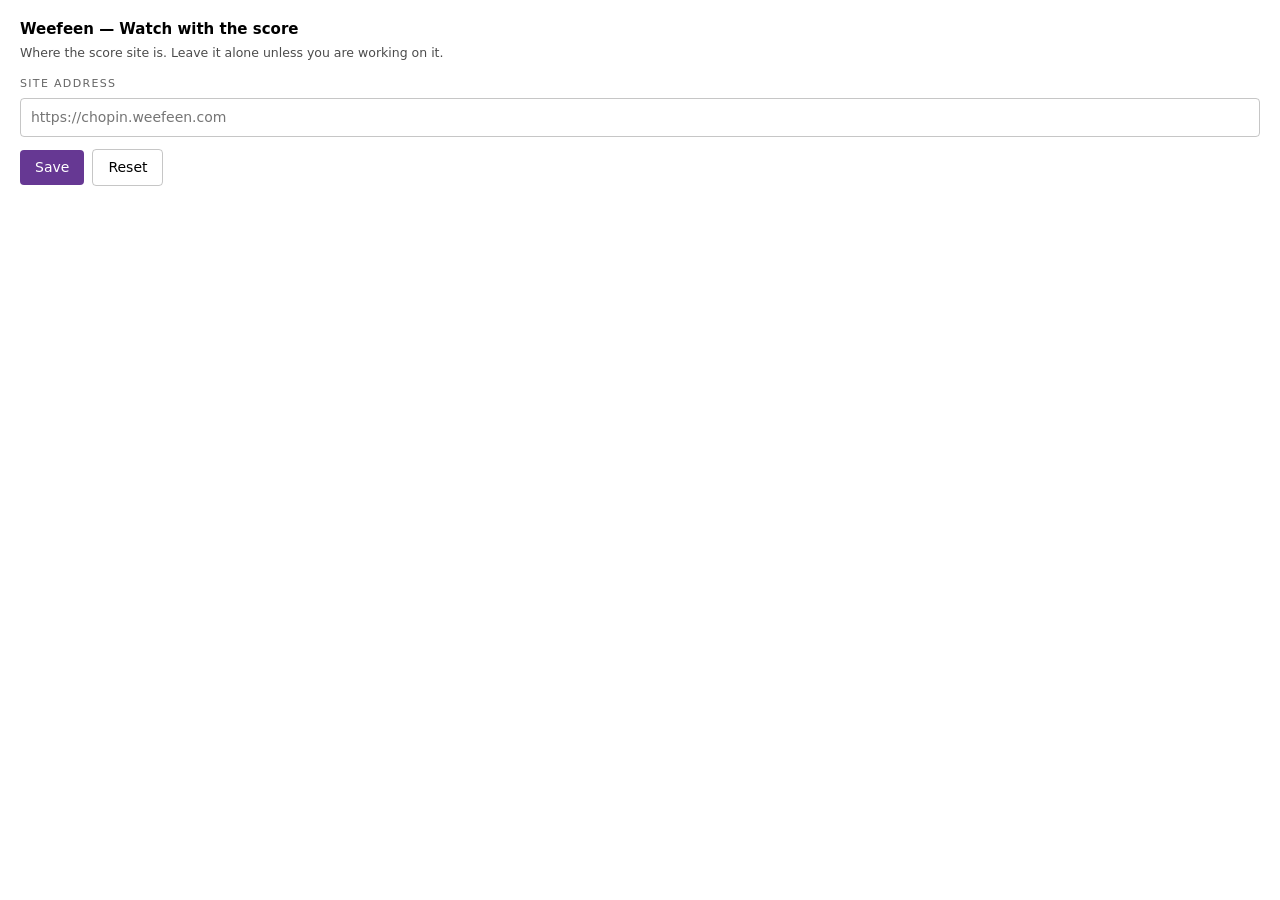
<file: extension/options.html>
<!doctype html>
<meta charset="utf-8">
<title>Weefeen</title>
<!-- One setting, and it exists for one reason: so the site can be run
     against a local server while it is being worked on. Nobody using the
     extension normally ever opens this. -->
<style>
  :root { color-scheme: light dark; }
  body { font: 14px/1.5 system-ui, sans-serif; margin: 0; padding: 18px 20px; min-width: 330px; }
  h1 { font-size: 15px; font-weight: 600; margin: 0 0 3px; }
  p { margin: 0 0 14px; opacity: .7; font-size: 12.5px; }
  label { display: block; font-size: 11px; text-transform: uppercase;
          letter-spacing: .12em; opacity: .6; margin-bottom: 5px; }
  input { width: 100%; box-sizing: border-box; padding: 8px 10px; font: inherit;
          border: 1px solid rgba(128,128,128,.45); border-radius: 4px;
          background: transparent; color: inherit; }
  .row { display: flex; gap: 8px; align-items: center; margin-top: 12px; }
  button { font: inherit; padding: 7px 15px; border: 0; border-radius: 4px;
           background: #663893; color: #fff; cursor: pointer; }
  button:hover { background: #552D7B; }
  .msg { font-size: 12px; opacity: 0; transition: opacity .15s; }
  .msg.on { opacity: .75; }
</style>
<h1>Weefeen — Watch with the score</h1>
<p>Where the score site is. Leave it alone unless you are working on it.</p>
<label for="base">Site address</label>
<input id="base" type="url" spellcheck="false" placeholder="https://chopin.weefeen.com">
<div class="row">
  <button id="save" type="button">Save</button>
  <button id="reset" type="button" style="background:transparent;color:inherit;border:1px solid rgba(128,128,128,.45)">Reset</button>
  <span class="msg" id="msg">Saved</span>
</div>
<script src="options.js"></script>
</file>
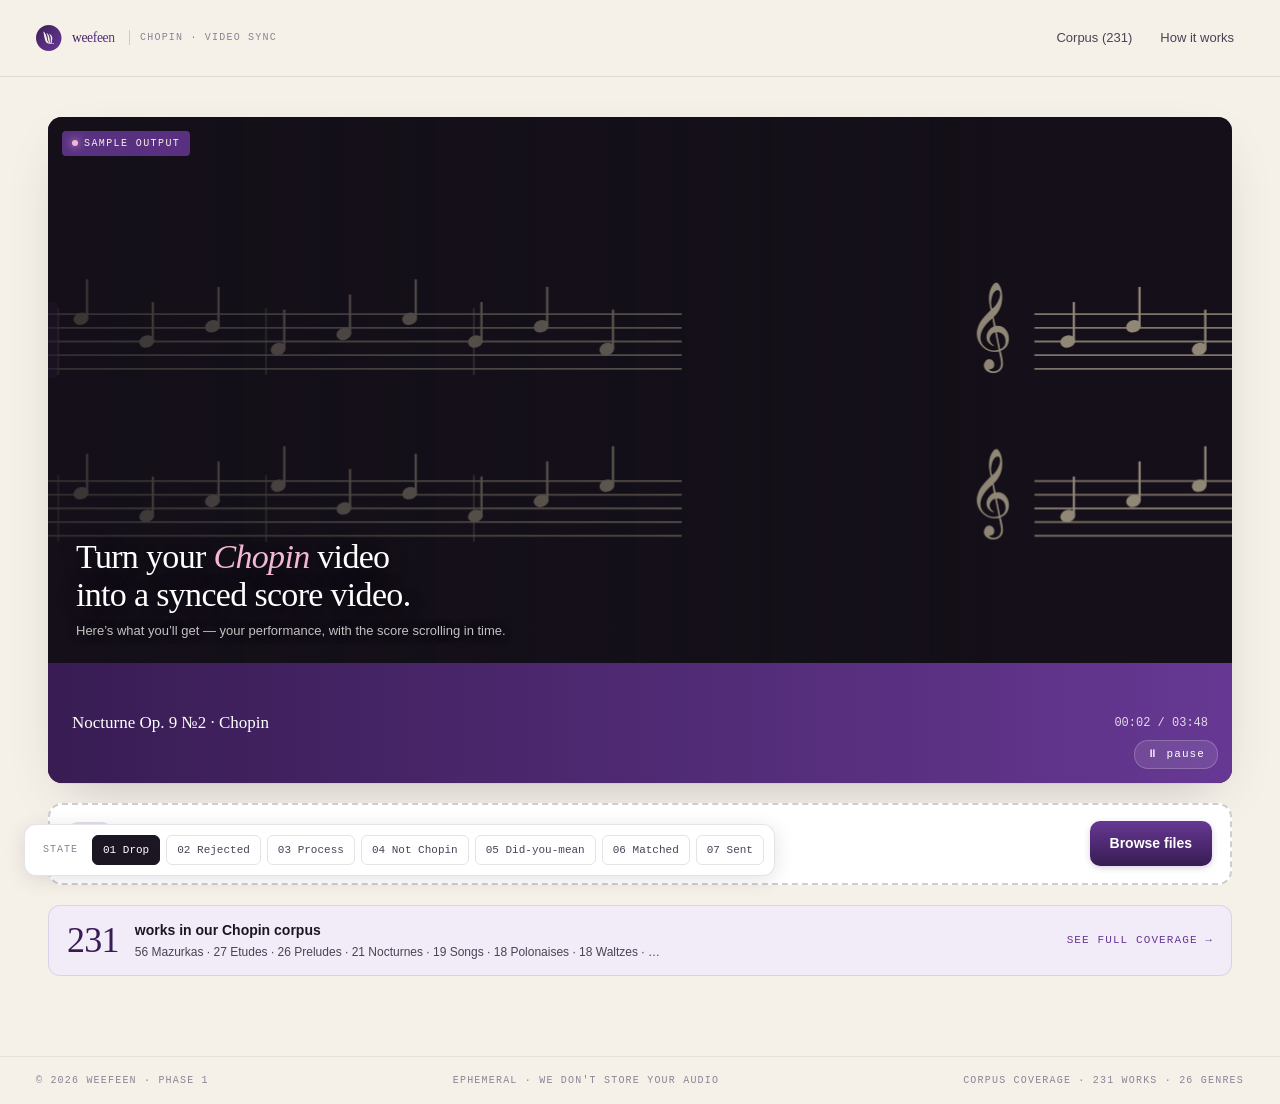
<file: design/mockup/page.readable.html>
<!DOCTYPE html>
<html lang="en"><head>
<meta charset="utf-8">
<title>Weefeen · Chopin Video Sync — Thumbnail Hero</title>
<meta name="viewport" content="width=device-width,initial-scale=1">
<link rel="preconnect" href="https://fonts.googleapis.com">
<link rel="preconnect" href="https://fonts.gstatic.com" crossorigin="">
<style>/* vietnamese */

/* latin-ext */

/* latin */

/* vietnamese */

/* latin-ext */

/* latin */

/* vietnamese */

/* latin-ext */

/* latin */

/* vietnamese */

/* latin-ext */

/* latin */

/* cyrillic-ext */

/* cyrillic */

/* greek-ext */

/* greek */

/* vietnamese */

/* latin-ext */

/* latin */

/* cyrillic-ext */

/* cyrillic */

/* greek-ext */

/* greek */

/* vietnamese */

/* latin-ext */

/* latin */

/* cyrillic-ext */

/* cyrillic */

/* greek-ext */

/* greek */

/* vietnamese */

/* latin-ext */

/* latin */

/* cyrillic-ext */

/* cyrillic */

/* greek-ext */

/* greek */

/* vietnamese */

/* latin-ext */

/* latin */

/* cyrillic-ext */

/* cyrillic */

/* greek */

/* vietnamese */

/* latin-ext */

/* latin */

/* cyrillic-ext */

/* cyrillic */

/* greek */

/* vietnamese */

/* latin-ext */

/* latin */

</style>
<style>
  :root {
    --paper:        #f6f1e8;
    --paper-2:      #efe8db;
    --surface:      #ffffff;
    --ink:          #1c1622;
    --ink-soft:     #4a4256;
    --ink-faint:    #8b8396;
    --rule:         #241a33;
    --brand-1:      #381C53;
    --brand-2:      #552D7B;
    --brand-3:      #663893;
    --brand-soft:   #e7dcf2;
    --brand-softer: #f2ecf8;
    --accent:       #663893;
    --ok:           #2f7a4a;
    --warn:         #b75a22;
    --err:          #a22e2e;
  }
  *, *::before, *::after { box-sizing: border-box; }
  html, body { margin: 0; padding: 0; }
  body {
    font-family: "Inter", sans-serif;
    color: var(--ink);
    background: var(--paper);
    -webkit-font-smoothing: antialiased;
    font-size: 15px;
    line-height: 1.5;
  }

  /* ============ HEADER ============ */
  .app {
    min-height: 100vh;
    display: flex;
    flex-direction: column;
  }
  .topbar {
    display: flex; align-items: center; justify-content: space-between;
    padding: 20px 36px;
    border-bottom: 1px solid rgba(36, 26, 51, 0.1);
    background: var(--paper);
    position: sticky; top: 0; z-index: 10;
  }
  .brand { display: flex; align-items: center; gap: 10px; }
  .brand .logo { height: 26px; width: auto; display: block; }
  .brand-meta {
    font-family: "JetBrains Mono", monospace;
    font-size: 10px; letter-spacing: 0.12em;
    color: var(--ink-faint); text-transform: uppercase;
    border-left: 1px solid rgba(36,26,51,0.18);
    padding-left: 10px; margin-left: 4px;
  }
  .topbar .actions { display: flex; gap: 8px; align-items: center; }
  .ghost-link {
    font: inherit; font-size: 13px; color: var(--ink-soft);
    background: transparent; border: 0; padding: 8px 10px; cursor: pointer; border-radius: 6px;
  }
  .ghost-link:hover { background: rgba(102, 56, 147, 0.08); color: var(--brand-3); }

  /* ============ STAGE ============ */
  .stage {
    flex: 1;
    display: grid;
    grid-template-columns: 320px 1fr;
    gap: 40px;
    padding: 40px 48px 80px;
    max-width: 1380px;
    width: 100%;
    margin: 0 auto;
  }
  @media (max-width: 960px) {
    .stage { grid-template-columns: 1fr; padding: 24px; gap: 24px; }
  }
  .stage.no-panel { grid-template-columns: 1fr; }
  .stage.no-panel .panel { display: none; }

  /* ============ LEFT PANEL — PARAMS ============ */
  .panel {
    background: var(--surface);
    border: 1px solid rgba(36,26,51,0.09);
    border-radius: 12px;
    padding: 22px 22px 18px;
    position: sticky; top: 100px; align-self: start;
    box-shadow: 0 1px 0 rgba(36,26,51,0.04);
  }
  .panel-title {
    font-family: "Fraunces", serif;
    font-size: 20px; font-weight: 500;
    letter-spacing: -0.01em;
    margin: 0 0 2px;
  }
  .panel-sub {
    font-family: "JetBrains Mono", monospace;
    font-size: 10px; letter-spacing: 0.14em;
    color: var(--ink-faint); text-transform: uppercase;
    margin-bottom: 18px;
  }
  .panel-disabled { opacity: 0.45; pointer-events: none; }

  .field { margin-bottom: 18px; }
  .field > label {
    display: block;
    font-size: 11px; font-weight: 600; letter-spacing: 0.08em; text-transform: uppercase;
    color: var(--ink-soft); margin-bottom: 8px;
  }
  .swatches { display: flex; gap: 8px; }
  .swatch {
    width: 30px; height: 30px; border-radius: 7px; cursor: pointer;
    border: 2px solid transparent;
    box-shadow: inset 0 0 0 1px rgba(36,26,51,0.18);
    transition: transform 0.15s;
  }
  .swatch:hover { transform: scale(1.06); }
  .swatch.selected { border-color: var(--ink); box-shadow: inset 0 0 0 2px var(--surface), 0 0 0 2px var(--ink); }

  .toggle-group {
    display: inline-flex; border: 1px solid rgba(36,26,51,0.14); border-radius: 8px; padding: 3px;
    background: var(--paper-2);
  }
  .toggle-group button {
    font: inherit; font-size: 13px; color: var(--ink-soft);
    background: transparent; border: 0; padding: 6px 14px; border-radius: 6px; cursor: pointer;
  }
  .toggle-group button.on { background: var(--surface); color: var(--ink); box-shadow: 0 1px 2px rgba(36,26,51,0.1); font-weight: 500; }

  .range-row { display: flex; align-items: center; gap: 10px; }
  input[type=range] {
    flex: 1;
    -webkit-appearance: none; appearance: none;
    height: 4px; background: var(--paper-2); border-radius: 2px;
  }
  input[type=range]::-webkit-slider-thumb {
    -webkit-appearance: none; appearance: none;
    width: 16px; height: 16px; border-radius: 50%; background: var(--accent);
    border: 2px solid var(--surface); box-shadow: 0 0 0 1px var(--accent);
    cursor: pointer;
  }
  .range-val {
    font-family: "JetBrains Mono", monospace; font-size: 11px; color: var(--ink-soft);
    min-width: 42px; text-align: right;
  }

  /* ============ RIGHT PANE — THUMBNAIL HERO ============ */
  .hero {
    display: flex;
    flex-direction: column;
    gap: 20px;
  }
  .hero-head {
    display: flex; align-items: baseline; justify-content: space-between;
    gap: 16px;
  }
  .piece-title {
    font-family: "Fraunces", serif;
    font-size: 30px; font-weight: 400;
    letter-spacing: -0.015em; line-height: 1.15;
    margin: 0;
  }
  .piece-title .italic { font-style: italic; color: var(--ink-soft); font-weight: 400; }
  .piece-meta {
    font-family: "JetBrains Mono", monospace; font-size: 11px;
    color: var(--ink-faint); letter-spacing: 0.08em; text-transform: uppercase;
    display: flex; gap: 14px; margin-top: 6px;
  }
  .piece-meta .conf { color: var(--ok); }

  .change-btn {
    font: inherit; font-size: 13px; color: var(--ink-soft);
    background: var(--surface); border: 1px solid rgba(36,26,51,0.14); border-radius: 8px;
    padding: 8px 14px; cursor: pointer;
    display: inline-flex; align-items: center; gap: 6px;
    white-space: nowrap;
  }
  .change-btn:hover { border-color: var(--brand-3); color: var(--brand-3); }

  /* the 16:9 thumbnail */
  .thumb-wrap {
    width: 100%;
    aspect-ratio: 16 / 9;
    border-radius: 14px;
    background: #141019;
    overflow: hidden;
    position: relative;
    box-shadow:
      0 1px 0 rgba(36,26,51,0.06),
      0 20px 50px -20px rgba(36,26,51,0.25);
  }
  .thumb-tag {
    position: absolute; top: 12px; left: 12px;
    font-family: "JetBrains Mono", monospace; font-size: 10px;
    color: rgba(255,255,255,0.75); letter-spacing: 0.12em;
    background: rgba(255,255,255,0.08); backdrop-filter: blur(8px);
    padding: 4px 8px; border-radius: 4px;
    border: 1px solid rgba(255,255,255,0.12);
  }
  .thumb-tag-right {
    position: absolute; top: 12px; right: 12px;
    font-family: "JetBrains Mono", monospace; font-size: 10px;
    color: rgba(255,255,255,0.55); letter-spacing: 0.12em;
  }
  .score-area {
    position: absolute; inset: 0;
    display: flex; flex-direction: column; justify-content: center;
    padding: 10% 6%;
    gap: 6%;
  }
  .score-area[data-bandpos="top"] { padding-top: 18%; padding-bottom: 6%; }
  .score-area[data-bandpos="bottom"] { padding-top: 6%; padding-bottom: 18%; }

  .staff-svg { width: 100%; display: block; }

  .band {
    position: absolute; left: 0; right: 0;
    height: 16%;
    background: var(--accent);
    display: flex; align-items: center; justify-content: space-between;
    padding: 0 5%;
    color: white;
    transition: all 0.3s cubic-bezier(.4,0,.2,1);
  }
  .band[data-pos="top"] { top: 0; }
  .band[data-pos="bottom"] { bottom: 0; }
  .band-title {
    font-family: "Fraunces", serif;
    font-size: 22px; font-weight: 400; letter-spacing: -0.01em;
  }
  .band-time {
    font-family: "JetBrains Mono", monospace; font-size: 13px;
    letter-spacing: 0.05em; opacity: 0.82;
  }

  /* still frame badge (corner) */
  .still-dot {
    position: absolute; bottom: 12px; right: 12px;
    display: flex; align-items: center; gap: 6px;
    font-family: "JetBrains Mono", monospace; font-size: 10px;
    color: rgba(255,255,255,0.7); letter-spacing: 0.12em;
    z-index: 3;
  }
  .still-dot i { width: 6px; height: 6px; border-radius: 50%; background: rgba(255,255,255,0.7); display: inline-block; }

  /* caption strip below thumbnail */
  .thumb-caption {
    display: flex; justify-content: space-between;
    font-family: "JetBrains Mono", monospace; font-size: 11px;
    color: var(--ink-faint); letter-spacing: 0.08em; text-transform: uppercase;
  }

  /* download block */
  .download-row {
    background: var(--surface);
    border: 1px solid rgba(36,26,51,0.09); border-radius: 12px;
    padding: 20px;
    display: flex; flex-direction: column; gap: 14px;
  }
  .download-row .delivery-eyebrow {
    font-size: 11px; font-weight: 600; letter-spacing: 0.08em; text-transform: uppercase;
    color: var(--ink-soft);
  }
  .download-row .social-row {
    display: grid; grid-template-columns: repeat(3, 1fr); gap: 8px;
  }
  .social-btn {
    font: inherit; font-size: 13.5px; font-weight: 500;
    display: flex; align-items: center; justify-content: center; gap: 8px;
    padding: 10px 12px;
    border-radius: 8px; cursor: pointer;
    border: 1px solid rgba(36,26,51,0.14);
    background: var(--surface); color: var(--ink);
    transition: all 0.15s;
  }
  .social-btn:hover { border-color: var(--brand-3); background: var(--paper); transform: translateY(-1px); }
  .social-btn svg { width: 16px; height: 16px; }
  .social-btn.google:hover { border-color: #4285f4; color: #1a73e8; }
  .social-btn.facebook:hover { border-color: #1877f2; color: #1877f2; }
  .social-btn.instagram:hover { border-color: #e1306c; color: #e1306c; }
  .download-row .divider {
    display: grid; grid-template-columns: 1fr auto 1fr; align-items: center; gap: 14px;
    font-family: "JetBrains Mono", monospace; font-size: 10px;
    color: var(--ink-faint); letter-spacing: 0.14em; text-transform: uppercase;
  }
  .download-row .divider::before, .download-row .divider::after {
    content: ''; height: 1px; background: rgba(36,26,51,0.1);
  }
  .download-row .email-field {
    display: flex; flex-direction: column; gap: 6px;
  }
  .download-row label {
    font-size: 11px; font-weight: 600; letter-spacing: 0.08em; text-transform: uppercase;
    color: var(--ink-soft);
  }
  .download-row input[type=email],
  .download-row input[type=text] {
    font: inherit; font-size: 15px;
    border: 1px solid rgba(36,26,51,0.14); border-radius: 8px;
    padding: 10px 12px; background: var(--paper);
    outline: none; color: var(--ink);
    transition: border-color 0.15s, background 0.15s;
  }
  .download-row input[type=email]:focus,
  .download-row input[type=text]:focus { border-color: var(--brand-3); background: var(--surface); }
  .download-row .email-hint { font-size: 11px; color: var(--ink-faint); }
  .download-row .generate-row {
    display: flex; flex-direction: column; gap: 8px;
  }
  .download-row .generate-row .btn-primary {
    width: 100%;
    padding: 14px 28px;
    font-size: 16px;
    justify-content: center;
  }
  .download-row .generate-row .hint-line {
    text-align: center;
    font-size: 11px; color: var(--ink-faint);
    letter-spacing: 0.04em;
  }
  .download-row .signed-in {
    display: none; gap: 10px; align-items: center;
    background: var(--brand-softer); border: 1px solid rgba(102,56,147,0.18);
    border-radius: 8px; padding: 10px 12px;
    font-size: 13px; color: var(--ink);
  }
  .download-row .signed-in.show { display: flex; }
  .download-row .signed-in .avatar {
    width: 28px; height: 28px; border-radius: 50%;
    background: var(--brand-3); color: white;
    display: flex; align-items: center; justify-content: center;
    font-weight: 600; font-size: 13px;
    flex-shrink: 0;
  }
  .download-row .signed-in .info { flex: 1; line-height: 1.3; }
  .download-row .signed-in .info b { font-weight: 600; }
  .download-row .signed-in .info span { display: block; font-size: 11.5px; color: var(--ink-soft); }
  .download-row .signed-in .unlink {
    font: inherit; font-size: 11px; color: var(--ink-soft);
    background: transparent; border: 0; cursor: pointer;
    text-decoration: underline; text-underline-offset: 2px;
  }

  .btn-primary {
    font: inherit; font-weight: 600; font-size: 15px;
    color: white;
    background: linear-gradient(180deg, var(--brand-3) 0%, var(--brand-1) 100%);
    border: 0; border-radius: 10px;
    padding: 0 28px; cursor: pointer;
    display: inline-flex; align-items: center; gap: 8px;
    box-shadow: 0 1px 0 rgba(255,255,255,0.2) inset, 0 2px 8px rgba(56,28,83,0.25);
    align-self: stretch;
    white-space: nowrap;
  }
  .btn-primary:hover { filter: brightness(1.08); }
  .btn-primary svg { width: 16px; height: 16px; }

  /* ============ STATE 01 — LANDING (DROP) ============ */
  .drop-hero {
    width: 100%;
    aspect-ratio: 16 / 9;
    border: 2px dashed rgba(36,26,51,0.25);
    border-radius: 14px;
    background: var(--paper-2);
    display: flex; flex-direction: column; align-items: center; justify-content: center;
    gap: 14px;
    cursor: pointer;
    transition: all 0.2s;
    position: relative;
    overflow: hidden;
  }
  .drop-hero::before {
    content: '';
    position: absolute; inset: 0;
    background:
      radial-gradient(circle at 80% 20%, rgba(102,56,147,0.08), transparent 50%),
      radial-gradient(circle at 20% 80%, rgba(56,28,83,0.06), transparent 50%);
  }
  .drop-hero:hover, .drop-hero.hover {
    border-color: var(--brand-3); background: var(--brand-softer);
  }
  .drop-hero .icon {
    width: 56px; height: 56px; border-radius: 50%;
    background: var(--surface); border: 1px solid rgba(36,26,51,0.12);
    display: flex; align-items: center; justify-content: center;
    color: var(--brand-3);
    z-index: 1;
  }
  .drop-hero h2 {
    font-family: "Fraunces", serif; font-size: 32px; font-weight: 400;
    letter-spacing: -0.015em; margin: 0; z-index: 1;
  }
  .drop-hero .sub {
    font-size: 14px; color: var(--ink-soft); z-index: 1;
  }
  .drop-hero .formats {
    font-family: "JetBrains Mono", monospace; font-size: 11px;
    color: var(--ink-faint); letter-spacing: 0.1em; text-transform: uppercase;
    z-index: 1;
  }
  .drop-hero input[type=file] { display: none; }

  /* status banner below drop zone */
  .drop-status {
    display: flex; align-items: center; justify-content: space-between;
    font-family: "JetBrains Mono", monospace; font-size: 11px;
    color: var(--ink-faint); letter-spacing: 0.08em; text-transform: uppercase;
    padding: 0 4px;
  }
  .drop-status .dot { display: inline-block; width: 6px; height: 6px; border-radius: 50%; background: var(--ok); margin-right: 8px; vertical-align: middle; }

  /* processing overlay inside drop hero */
  .processing {
    position: absolute; inset: 0;
    background: rgba(20, 16, 25, 0.92);
    display: flex; flex-direction: column; align-items: center; justify-content: center;
    gap: 18px; color: white;
  }
  .processing-stages {
    display: flex; gap: 24px; align-items: center;
  }
  .p-stage { display: flex; align-items: center; gap: 8px; font-size: 13px; opacity: 0.5; }
  .p-stage.done { opacity: 0.8; color: #cfa8ff; }
  .p-stage.active { opacity: 1; }
  .p-stage .bullet { width: 8px; height: 8px; border-radius: 50%; background: currentColor; }
  .p-stage.active .bullet { animation: pulse 1.2s infinite; }
  @keyframes pulse { 50% { transform: scale(1.6); opacity: 0.5; } }

  /* ============ DID YOU MEAN CARD ============ */
  .dym {
    background: var(--surface);
    border: 1px solid rgba(36,26,51,0.09);
    border-radius: 12px;
    padding: 20px 22px;
  }
  .dym h3 {
    font-family: "Fraunces", serif; font-size: 20px; font-weight: 500;
    margin: 0 0 4px; letter-spacing: -0.01em;
  }
  .dym p.sub { margin: 0 0 14px; color: var(--ink-soft); font-size: 13px; }
  .dym-list { display: flex; flex-direction: column; gap: 8px; }
  .dym-row {
    display: grid; grid-template-columns: auto 1fr auto auto; gap: 14px; align-items: center;
    padding: 10px 12px; border: 1px solid rgba(36,26,51,0.1); border-radius: 10px;
    background: var(--paper); cursor: pointer;
    transition: border-color 0.15s, background 0.15s;
  }
  .dym-row:hover { border-color: var(--brand-3); background: var(--brand-softer); }
  .dym-row.top { border-color: var(--brand-3); background: var(--brand-softer); box-shadow: 0 0 0 3px rgba(102,56,147,0.1); }
  .dym-row .play {
    width: 32px; height: 32px; border-radius: 50%;
    background: var(--ink); color: white;
    display: flex; align-items: center; justify-content: center;
  }
  .dym-row .info .title { font-family: "Fraunces", serif; font-size: 17px; font-weight: 500; }
  .dym-row .info .sub { font-size: 12px; color: var(--ink-soft); }
  .dym-row .conf {
    font-family: "JetBrains Mono", monospace; font-size: 11px;
    color: var(--ink-faint); letter-spacing: 0.05em;
  }
  .dym-row .pick {
    font: inherit; font-weight: 600; font-size: 13px; color: var(--brand-3);
    background: transparent; border: 1px solid var(--brand-3); border-radius: 6px;
    padding: 6px 12px; cursor: pointer;
  }
  .dym-row.top .pick { background: var(--brand-3); color: white; }

  /* ============ ERROR BANNER ============ */
  .banner {
    display: flex; gap: 14px; align-items: flex-start;
    padding: 14px 16px; border-radius: 10px;
    border: 1px solid rgba(162, 46, 46, 0.25);
    background: #fcf0ee;
    color: var(--ink);
  }
  .banner.warn { border-color: rgba(183, 90, 34, 0.3); background: #fbf1e6; }
  .banner .icon {
    width: 24px; height: 24px; border-radius: 50%;
    background: var(--err); color: white;
    display: flex; align-items: center; justify-content: center;
    font-weight: 600; font-size: 14px;
    flex-shrink: 0;
  }
  .banner.warn .icon { background: var(--warn); }
  .banner h4 {
    margin: 0 0 2px; font-size: 14px; font-weight: 600;
  }
  .banner p { margin: 0; font-size: 13px; color: var(--ink-soft); line-height: 1.45; }
  .banner .coverage-link {
    display: inline-block; margin-top: 6px;
    font-size: 13px; color: var(--brand-3); font-weight: 500;
    text-decoration: underline; text-underline-offset: 2px;
  }

  /* ============ SUCCESS STATE ============ */
  .sent {
    background: var(--surface);
    border: 1px solid rgba(47, 122, 74, 0.25);
    border-radius: 12px;
    padding: 28px;
    display: flex; gap: 20px; align-items: center;
  }
  .sent .check {
    width: 56px; height: 56px; border-radius: 50%;
    background: var(--ok); color: white;
    display: flex; align-items: center; justify-content: center;
    flex-shrink: 0;
    font-size: 26px;
  }
  .sent h3 {
    font-family: "Fraunces", serif; font-size: 24px; font-weight: 500;
    margin: 0 0 4px; letter-spacing: -0.01em;
  }
  .sent p { margin: 0; color: var(--ink-soft); font-size: 14px; }
  .sent code {
    font-family: "JetBrains Mono", monospace; font-size: 13px;
    background: var(--paper-2); padding: 2px 6px; border-radius: 4px;
    color: var(--ink);
  }

  /* ============ STATE SWITCHER (dev UI) ============ */
  .state-switcher {
    position: fixed; left: 24px; bottom: 24px;
    background: var(--surface);
    border: 1px solid rgba(36,26,51,0.12);
    border-radius: 12px;
    padding: 10px;
    display: flex; gap: 6px;
    box-shadow: 0 4px 20px rgba(36,26,51,0.12);
    z-index: 20;
    font-family: "JetBrains Mono", monospace;
  }
  .state-switcher .label {
    font-size: 10px; color: var(--ink-faint);
    letter-spacing: 0.1em; text-transform: uppercase;
    padding: 6px 8px; align-self: center;
  }
  .state-switcher button {
    font: inherit; font-size: 11px; font-weight: 500;
    background: transparent; border: 1px solid rgba(36,26,51,0.12);
    border-radius: 6px; padding: 6px 10px; cursor: pointer;
    color: var(--ink-soft);
  }
  .state-switcher button.on { background: var(--ink); color: white; border-color: var(--ink); }

  /* ============ STATE VISIBILITY ============ */
  [data-screen] { display: none; }
  [data-screen].active { display: contents; }

  /* keyboard hint */
  .kbd-hint {
    font-family: "JetBrains Mono", monospace; font-size: 10px;
    color: var(--ink-faint); letter-spacing: 0.08em; text-transform: uppercase;
    text-align: center;
    padding-top: 6px;
  }

  /* footer */
  .site-foot {
    border-top: 1px solid rgba(36,26,51,0.08);
    padding: 16px 36px;
    display: flex; justify-content: space-between;
    font-family: "JetBrains Mono", monospace; font-size: 10px;
    color: var(--ink-faint); letter-spacing: 0.12em; text-transform: uppercase;
  }
  .site-foot a { color: inherit; text-decoration: none; }
  .site-foot a:hover { color: var(--brand-3); }

  /* ============ CORPUS MODAL ============ */
  .corpus-modal {
    position: fixed; inset: 0;
    background: rgba(28, 22, 34, 0.5);
    backdrop-filter: blur(6px);
    display: none;
    align-items: center; justify-content: center;
    z-index: 30;
    padding: 40px 20px;
  }
  .corpus-modal.open { display: flex; }
  .corpus-card {
    background: var(--surface);
    border-radius: 14px;
    width: 100%; max-width: 720px;
    max-height: 85vh;
    display: flex; flex-direction: column;
    box-shadow: 0 24px 60px -20px rgba(28,22,34,0.4);
    overflow: hidden;
  }
  .corpus-head {
    padding: 22px 26px 18px;
    border-bottom: 1px solid rgba(36,26,51,0.08);
    display: flex; align-items: flex-start; justify-content: space-between; gap: 16px;
  }
  .corpus-head h2 {
    font-family: "Fraunces", serif; font-size: 24px; font-weight: 500;
    letter-spacing: -0.015em; margin: 0 0 4px;
  }
  .corpus-head .corpus-stats {
    font-family: "JetBrains Mono", monospace; font-size: 11px;
    letter-spacing: 0.1em; text-transform: uppercase;
    color: var(--brand-3);
  }
  .corpus-head .corpus-sub {
    font-size: 13px; color: var(--ink-soft); margin: 6px 0 0; line-height: 1.5;
  }
  .corpus-close {
    font: inherit; font-size: 13px;
    background: transparent; border: 0; cursor: pointer;
    width: 32px; height: 32px; border-radius: 8px;
    color: var(--ink-soft);
    display: flex; align-items: center; justify-content: center;
    flex-shrink: 0;
  }
  .corpus-close:hover { background: var(--paper-2); color: var(--ink); }

  .corpus-search {
    padding: 14px 26px;
    border-bottom: 1px solid rgba(36,26,51,0.06);
    background: var(--paper);
  }
  .corpus-search input {
    font: inherit; font-size: 14px;
    width: 100%;
    border: 1px solid rgba(36,26,51,0.12); border-radius: 8px;
    padding: 9px 12px;
    background: var(--surface); color: var(--ink);
    outline: none;
  }
  .corpus-search input:focus { border-color: var(--brand-3); }

  .corpus-body {
    overflow-y: auto;
    padding: 8px 26px 22px;
  }
  .corpus-table {
    display: grid;
    grid-template-columns: 1fr 1fr;
    gap: 0 32px;
    font-family: "JetBrains Mono", monospace;
    font-size: 12.5px;
  }
  .corpus-row {
    display: grid; grid-template-columns: 1fr auto;
    align-items: baseline;
    padding: 7px 0;
    border-bottom: 1px dashed rgba(36,26,51,0.08);
    gap: 12px;
  }
  .corpus-row .cname { color: var(--ink); }
  .corpus-row .ccount {
    font-weight: 600; color: var(--brand-3);
    min-width: 24px; text-align: right;
  }
  .corpus-row.hi .ccount { color: var(--ink); background: var(--brand-soft); padding: 1px 6px; border-radius: 4px; }
  .corpus-foot {
    padding: 14px 26px 18px;
    border-top: 1px solid rgba(36,26,51,0.08);
    background: var(--paper);
    display: flex; align-items: center; justify-content: space-between;
    font-family: "JetBrains Mono", monospace; font-size: 11px;
    color: var(--ink-soft); letter-spacing: 0.06em;
  }
  .corpus-foot strong { color: var(--ink); font-weight: 600; }
  @media (max-width: 640px) { .corpus-table { grid-template-columns: 1fr; gap: 0; } }

  /* ============ CORPUS TEASER (landing strip) ============ */
  .corpus-teaser {
    display: grid; grid-template-columns: auto 1fr auto;
    gap: 16px; align-items: center;
    padding: 14px 18px;
    background: var(--brand-softer);
    border: 1px solid rgba(102,56,147,0.15);
    border-radius: 12px;
    cursor: pointer;
    transition: background 0.15s, border-color 0.15s;
  }
  .corpus-teaser:hover { background: var(--brand-soft); border-color: rgba(102,56,147,0.3); }
  .corpus-teaser .big {
    font-family: "Fraunces", serif;
    font-size: 36px; font-weight: 500; color: var(--brand-1);
    line-height: 1; letter-spacing: -0.02em;
  }
  .corpus-teaser .text { display: flex; flex-direction: column; gap: 2px; }
  .corpus-teaser .text strong { font-size: 14px; color: var(--ink); }
  .corpus-teaser .text span { font-size: 12px; color: var(--ink-soft); }
  .corpus-teaser .arrow {
    font-family: "JetBrains Mono", monospace; font-size: 11px;
    letter-spacing: 0.1em; color: var(--brand-3); text-transform: uppercase;
    display: flex; align-items: center; gap: 6px;
  }

  /* ============ DEMO / PRE-TASTE ============ */
  .demo-video {
    width: 100%;
    aspect-ratio: 16 / 9;
    border-radius: 14px;
    background: #141019;
    overflow: hidden;
    position: relative;
    box-shadow: 0 1px 0 rgba(36,26,51,0.06), 0 20px 50px -20px rgba(36,26,51,0.25);
  }
  .demo-video .badge {
    position: absolute; top: 14px; left: 14px;
    font-family: "JetBrains Mono", monospace; font-size: 10px;
    color: var(--paper); letter-spacing: 0.14em; text-transform: uppercase;
    background: rgba(102,56,147,0.85); padding: 5px 10px; border-radius: 4px;
    z-index: 3;
    display: flex; align-items: center; gap: 6px;
  }
  .demo-video .badge i {
    width: 6px; height: 6px; border-radius: 50%; background: #f3b8d6;
    box-shadow: 0 0 8px #f3b8d6;
    animation: live-pulse 1.6s infinite;
  }
  @keyframes live-pulse { 50% { opacity: 0.3; } }
  .demo-video .play-toggle {
    position: absolute; bottom: 14px; right: 14px;
    background: rgba(255,255,255,0.1); border: 1px solid rgba(255,255,255,0.2);
    color: white; font: inherit; font-size: 11px;
    padding: 5px 12px; border-radius: 14px; cursor: pointer;
    font-family: "JetBrains Mono", monospace; letter-spacing: 0.1em;
    z-index: 3;
  }
  .demo-video .play-toggle:hover { background: rgba(255,255,255,0.18); }

  /* headline that lives over the demo */
  .demo-headline {
    position: absolute; left: 28px; bottom: 18%;
    margin-bottom: 22px;
    z-index: 2;
    max-width: 70%;
    pointer-events: none;
  }
  .demo-headline h1 {
    font-family: "Fraunces", serif;
    font-size: 34px; font-weight: 400;
    letter-spacing: -0.02em; line-height: 1.1;
    margin: 0;
    color: white;
    text-shadow: 0 2px 18px rgba(0,0,0,0.5);
  }
  .demo-headline h1 .italic { font-style: italic; color: #f3b8d6; }
  .demo-headline .sub {
    margin-top: 8px; font-size: 13px;
    color: rgba(255,255,255,0.75);
    text-shadow: 0 1px 8px rgba(0,0,0,0.5);
  }

  .demo-stage {
    position: absolute; inset: 0;
    overflow: hidden;
  }
  .demo-staff-scroller {
    position: absolute; left: 0; top: 0; bottom: 18%;
    width: 300%;
    display: flex; align-items: center;
    will-change: transform;
    opacity: 0.55;
  }
  .demo-staff-scroller svg { width: 33.333%; height: 100%; display: block; flex-shrink: 0; }

  /* dark scrim so headline reads */
  .demo-scrim {
    position: absolute; left: 0; right: 0; top: 0; bottom: 18%;
    background: linear-gradient(90deg, rgba(20,16,25,0.7) 0%, rgba(20,16,25,0.4) 50%, rgba(20,16,25,0) 80%);
    z-index: 1;
    pointer-events: none;
  }

  .demo-band {
    position: absolute; left: 0; right: 0; bottom: 0;
    height: 18%;
    background: linear-gradient(90deg, var(--brand-1), var(--brand-3));
    display: flex; align-items: center; justify-content: space-between;
    padding: 0 24px;
    color: white;
    z-index: 2;
  }
  .demo-band .bt {
    font-family: "Fraunces", serif; font-size: 17px; font-weight: 500;
  }
  .demo-band .tc { font-family: "JetBrains Mono", monospace; font-size: 12px; opacity: 0.82; }

  /* drop bar: a single horizontal strip rather than a giant box */
  .drop-bar {
    display: grid; grid-template-columns: auto 1fr auto; gap: 18px;
    align-items: center;
    padding: 16px 18px;
    border: 2px dashed rgba(36,26,51,0.22);
    border-radius: 14px;
    background: var(--surface);
    cursor: pointer;
    transition: all 0.18s;
    position: relative;
  }
  .drop-bar:hover, .drop-bar.hover {
    border-color: var(--brand-3);
    background: var(--brand-softer);
    transform: translateY(-1px);
  }
  .drop-bar .icon {
    width: 44px; height: 44px; border-radius: 10px;
    background: var(--brand-soft); color: var(--brand-1);
    display: flex; align-items: center; justify-content: center;
    flex-shrink: 0;
  }
  .drop-bar .copy { display: flex; flex-direction: column; gap: 2px; min-width: 0; }
  .drop-bar .copy strong {
    font-family: "Fraunces", serif;
    font-size: 19px; font-weight: 500; letter-spacing: -0.01em;
    color: var(--ink);
  }
  .drop-bar .copy span {
    font-family: "JetBrains Mono", monospace; font-size: 10.5px;
    color: var(--ink-faint); letter-spacing: 0.08em; text-transform: uppercase;
  }
  .drop-bar .browse {
    font: inherit; font-weight: 600; font-size: 14px;
    background: linear-gradient(180deg, var(--brand-3), var(--brand-1));
    color: white; border: 0; border-radius: 10px;
    padding: 12px 20px; cursor: pointer;
    white-space: nowrap;
    box-shadow: 0 2px 6px rgba(56,28,83,0.2);
  }
  .drop-bar input[type=file] { display: none; }

  /* small utilities */
  .muted { color: var(--ink-faint); }

  /* ============ SCRUBBER + FILMSTRIP ============ */
  .scrub {
    background: var(--surface);
    border: 1px solid rgba(36,26,51,0.09);
    border-radius: 12px;
    padding: 18px 20px 16px;
  }
  .scrub-head {
    display: flex; flex-direction: column; gap: 2px;
    margin-bottom: 14px;
  }
  .scrub-title {
    font-family: "Fraunces", serif; font-size: 17px; font-weight: 500;
    letter-spacing: -0.01em;
  }
  .scrub-sub {
    font-size: 12.5px; color: var(--ink-soft); line-height: 1.45;
  }
  .scrub-track-wrap { position: relative; padding: 6px 0 14px; }
  .scrub-ruler {
    display: flex; justify-content: space-between;
    font-family: "JetBrains Mono", monospace; font-size: 10px;
    color: var(--ink-faint); letter-spacing: 0.06em;
    margin-bottom: 8px;
    padding: 0 2px;
  }
  .scrub-track {
    position: relative; height: 6px;
    background: var(--paper-2); border-radius: 3px; cursor: pointer;
  }
  .scrub-fill {
    position: absolute; left: 0; top: 0; bottom: 0;
    background: var(--brand-3); border-radius: 3px;
    transition: width 0.12s;
  }
  .scrub-handle {
    position: absolute; top: 50%; width: 16px; height: 16px;
    border-radius: 50%; background: var(--brand-3);
    border: 3px solid var(--surface);
    box-shadow: 0 0 0 1px var(--brand-3), 0 2px 6px rgba(56,28,83,0.3);
    transform: translate(-50%, -50%); cursor: grab;
    transition: left 0.12s;
  }
  .scrub-handle:active { cursor: grabbing; }

  .filmstrip {
    display: grid;
    grid-template-columns: repeat(9, 1fr);
    gap: 6px;
  }
  .frame {
    aspect-ratio: 16 / 9;
    border-radius: 5px;
    background: #141019;
    overflow: hidden;
    position: relative;
    cursor: pointer;
    border: 2px solid transparent;
    transition: border-color 0.12s, transform 0.12s;
  }
  .frame:hover { transform: translateY(-2px); border-color: rgba(102,56,147,0.4); }
  .frame.active { border-color: var(--brand-3); box-shadow: 0 0 0 1px var(--brand-3); }
  .frame svg { width: 100%; height: 100%; display: block; }
  .frame .ft {
    position: absolute; bottom: 2px; left: 0; right: 0;
    font-family: "JetBrains Mono", monospace; font-size: 8px;
    color: rgba(255,255,255,0.75); text-align: center;
    letter-spacing: 0.05em;
  }
  .frame .fband {
    position: absolute; left: 0; right: 0;
    height: 20%;
    display: flex; align-items: center; justify-content: center;
  }
  .frame .fband[data-pos="top"] { top: 0; }
  .frame .fband[data-pos="bottom"] { bottom: 0; }
</style>
</head>

<body>
<div class="app" data-screen-label="Thumbnail Hero">

  <!-- ============ TOPBAR ============ -->
  <header class="topbar">
    <div class="brand">
      <!-- inline weefeen mark (purple gradient circle) -->
      <svg class="logo" viewBox="0 0 272 277" aria-hidden="true">
        <defs>
          <linearGradient id="wf-g" x1="0" y1="0" x2="272" y2="277" gradientUnits="userSpaceOnUse">
            <stop stop-color="#381C53"></stop>
            <stop offset="0.5" stop-color="#552D7B"></stop>
            <stop offset="1" stop-color="#663893"></stop>
          </linearGradient>
        </defs>
        <path fill="url(#wf-g)" d="M135.961 0C60.874 0 0 61.997 0 138.46c0 76.473 60.874 138.47 135.961 138.47S271.923 214.933 271.923 138.46C271.923 61.997 211.048 0 135.961 0Zm54.559 206.493c-2.741-9.403-15.266-8.707-30.075-7.885-14.238.791-30.589 1.699-42.386-6.139-18.492-12.273-27.604-59.928-33.8-92.328-3.137-16.41-5.527-28.907-8.008-30.911-.07-.401 25.887 7.225 38.235 66.593.332 1.598.658 3.196.983 4.789 3.732 18.311 7.321 35.917 19.048 45.669 2.827 2.354 7.448 5.115 12.607 5.844-12.384-8.099-18.188-27.049-19.85-45.584-2.223-24.883-4.762-46.87-19.534-61.069-.034-.173-.071-.348-.108-.524l-.021-.099c-.018-.085-.035-.169-.053-.253 25.213 6.739 34.324 33.298 37.874 64.618.351 3.086.609 6.166.862 9.198 1.113 13.298 2.15 25.69 10.653 33.777 2.201-.065 4.622-.137 7.134-.17-7.656-6.854-7.091-20.47-6.493-34.88.366-8.839.745-17.977-.753-26.036-2.753-14.832-8.202-26.407-19.416-33.459.14-.514.811-1.218 1.014-.601 22.242 2.972 36.46 23.863 35.185 48.912-.236 4.578-1.32 9.586-2.439 14.765-2.264 10.468-4.678 21.629-.549 31.326 13.802.347 27.054 2.884 19.89 14.448Z"></path>
      </svg>
      <svg class="logo" viewBox="310 0 670 277" style="height:18px;">
        <defs>
          <linearGradient id="wf-t" x1="310" y1="0" x2="980" y2="277" gradientUnits="userSpaceOnUse">
            <stop stop-color="#381C53"></stop>
            <stop offset="1" stop-color="#663893"></stop>
          </linearGradient>
        </defs>
        <!-- approximate wordmark paths via simplified text -->
        <text x="310" y="205" font-family="Fraunces,serif" font-weight="500" font-size="210" letter-spacing="-6" fill="url(#wf-t)">weefeen</text>
      </svg>
      <span class="brand-meta">Chopin · Video Sync</span>
    </div>
    <div class="actions">
      <button class="ghost-link" id="corpus-btn">Corpus (231)</button>
      <button class="ghost-link">How it works</button>
    </div>
  </header>

  <!-- ============ STAGE ============ -->
  <div class="stage">

    <!-- LEFT: params panel (disabled until piece is matched) -->
    <aside class="panel" id="panel">
      <div class="panel-title">Customize</div>
      <div class="panel-sub" id="panel-status">awaiting recording</div>

      <div class="field">
        <label>Band color</label>
        <div class="swatches" data-group="band">
          <div class="swatch selected" data-v="#663893" style="background:#663893"></div>
          <div class="swatch" data-v="#1c1622" style="background:#1c1622"></div>
          <div class="swatch" data-v="#c1432a" style="background:#c1432a"></div>
          <div class="swatch" data-v="#d4a73c" style="background:#d4a73c"></div>
          <div class="swatch" data-v="#466b87" style="background:#466b87"></div>
        </div>
      </div>

      <div class="field">
        <label>Note color</label>
        <div class="swatches" data-group="note">
          <div class="swatch selected" data-v="#f6f1e8" style="background:#f6f1e8"></div>
          <div class="swatch" data-v="#ffffff" style="background:#ffffff"></div>
          <div class="swatch" data-v="#e7dcf2" style="background:#e7dcf2"></div>
          <div class="swatch" data-v="#d4a73c" style="background:#d4a73c"></div>
        </div>
      </div>

      <div class="field">
        <label>Band position</label>
        <div class="toggle-group" data-group="pos">
          <button data-v="top">Top</button>
          <button class="on" data-v="bottom">Bottom</button>
        </div>
      </div>

      <div class="field">
        <label>Staff size</label>
        <div class="range-row">
          <input type="range" min="70" max="140" value="100" id="staff-size">
          <span class="range-val" id="staff-val">100%</span>
        </div>
      </div>

      <div class="field" style="margin-bottom: 0;">
        <label>Aspect</label>
        <div class="toggle-group" data-group="aspect">
          <button class="on" data-v="16/9">16:9</button>
          <button data-v="1/1" disabled="" style="opacity:0.4;cursor:not-allowed">1:1</button>
          <button data-v="9/16" disabled="" style="opacity:0.4;cursor:not-allowed">9:16</button>
        </div>
      </div>
    </aside>

    <!-- RIGHT: hero area (swaps content per state) -->
    <main class="hero">

      <!-- ============ STATE 01 · LANDING / DROP ============ -->
      <div data-screen="landing" class="active" style="display:contents">

        <div class="demo-video" id="demo-video">
          <div class="badge"><i></i>Sample output</div>
          <button class="play-toggle" id="demo-toggle">⏸ pause</button>
          <div class="demo-stage">
            <div class="demo-staff-scroller" id="demo-scroller"></div>
            <div class="demo-scrim"></div>
            <div class="demo-headline">
              <h1>Turn your <span class="italic">Chopin</span> video<br>into a synced score video.</h1>
              <div class="sub">Here’s what you’ll get — your performance, with the score scrolling in time.</div>
            </div>
            <div class="demo-band">
              <div class="bt">Nocturne Op. 9 №2 · Chopin</div>
              <div class="tc" id="demo-tc">00:00 / 03:48</div>
            </div>
          </div>
        </div>

        <label class="drop-bar" id="drop-zone" for="file-input">
          <div class="icon">
            <svg width="20" height="20" viewBox="0 0 24 24" fill="none" stroke="currentColor" stroke-width="2" stroke-linecap="round" stroke-linejoin="round"><path d="M21 15v4a2 2 0 0 1-2 2H5a2 2 0 0 1-2-2v-4"></path><polyline points="17 8 12 3 7 8"></polyline><line x1="12" y1="3" x2="12" y2="15"></line></svg>
          </div>
          <div class="copy">
            <strong>Drop your Chopin video to start</strong>
            <span>.mp4 · .mov · .avi · .mkv  ·  up to 500 mb  ·  ephemeral · no account</span>
          </div>
          <button class="browse" type="button" onclick="document.getElementById('file-input').click()">Browse files</button>
          <input type="file" id="file-input" accept="video/*">
        </label>

        <div class="corpus-teaser" id="corpus-teaser">
          <div class="big">231</div>
          <div class="text">
            <strong>works in our Chopin corpus</strong>
            <span>56 Mazurkas · 27 Etudes · 26 Preludes · 21 Nocturnes · 19 Songs · 18 Polonaises · 18 Waltzes · …</span>
          </div>
          <div class="arrow">See full coverage →</div>
        </div>
      </div>

      <!-- ============ STATE 02 · PROCESSING ============ -->
      <div data-screen="processing">
        <div class="hero-head">
          <div>
            <h1 class="piece-title"><span class="italic">Identifying…</span></h1>
            <div class="piece-meta"><span>nocturne-op9-no2.mp4 · 38.4 mb · 03:48</span></div>
          </div>
        </div>

        <div class="drop-hero" style="border-style: solid; border-color: rgba(36,26,51,0.12); cursor: default;">
          <div class="processing">
            <div style="font-family:'Fraunces',serif; font-size:26px;">Analyzing your recording</div>
            <div class="processing-stages">
              <div class="p-stage done"><span class="bullet"></span>Fingerprint</div>
              <div class="p-stage active"><span class="bullet"></span>Load score</div>
              <div class="p-stage"><span class="bullet"></span>Align</div>
            </div>
            <div style="font-family:'JetBrains Mono',monospace; font-size:11px; color:rgba(255,255,255,0.6); letter-spacing:0.14em; text-transform:uppercase;">usually under 6 seconds</div>
          </div>
        </div>
      </div>

      <!-- ============ STATE 03 · MATCHED (main) ============ -->
      <div data-screen="matched">
        <div class="hero-head">
          <div>
            <h1 class="piece-title">Nocturne in E♭ major, <span class="italic">Op. 9 №2</span></h1>
            <div class="piece-meta">
              <span>F. Chopin · 1832</span>
              <span>·</span>
              <span>03:48</span>
              <span>·</span>
              <span class="conf">matched</span>
            </div>
          </div>
          <button class="change-btn" data-goto="landing">
            <svg width="14" height="14" viewBox="0 0 24 24" fill="none" stroke="currentColor" stroke-width="2" stroke-linecap="round" stroke-linejoin="round"><polyline points="23 4 23 10 17 10"></polyline><path d="M20.49 15a9 9 0 1 1-2.12-9.36L23 10"></path></svg>
            Change video
          </button>
        </div>

        <div class="thumb-wrap" id="thumb">
          <div class="thumb-tag">Preview · frame <span id="hero-frame-idx">5</span> of 9</div>
          <div class="thumb-tag-right">16:9 · exports 1920×1080</div>
          <div class="score-area" data-bandpos="bottom">
            <svg class="staff-svg" viewBox="0 0 640 200" preserveAspectRatio="xMidYMid meet" id="score-svg"></svg>
          </div>
          <div class="band" data-pos="bottom" id="band">
            <div class="band-title" id="band-title">Nocturne Op. 9 №2 · Chopin</div>
            <div class="band-time" id="band-time">01:54 / 03:48</div>
          </div>
          <div class="still-dot"><i></i>STILL · sampled at <span id="hero-time">01:54</span></div>
        </div>

        <!-- scrubber row -->
        <div class="scrub">
          <div class="scrub-head">
            <div class="scrub-title">Preview sanity check</div>
            <div class="scrub-sub">9 frames sampled across the recording · click any thumb or drag the handle to jump. If every frame looks right, you're good to render.</div>
          </div>
          <div class="scrub-track-wrap">
            <div class="scrub-ruler" id="scrub-ruler"></div>
            <div class="scrub-track" id="scrub-track">
              <div class="scrub-fill" id="scrub-fill"></div>
              <div class="scrub-handle" id="scrub-handle"></div>
            </div>
          </div>
          <div class="filmstrip" id="filmstrip"></div>
        </div>

        <div class="download-row">
          <div class="signed-in" id="signed-in">
            <div class="avatar" id="si-avatar">G</div>
            <div class="info">
              <b id="si-name">Connected</b>
              <span id="si-email">you@example.com</span>
            </div>
            <button class="unlink" id="si-unlink">use a different email</button>
          </div>

          <div id="delivery-block">
            <div class="delivery-eyebrow">Where should we send your video?</div>
            <div class="social-row" style="margin-top:10px;">
              <button class="social-btn google" data-provider="google" data-email="chopin.fan@gmail.com" data-name="Continue with Google">
                <svg viewBox="0 0 48 48"><path fill="#FFC107" d="M43.6 20.5H42V20H24v8h11.3c-1.6 4.5-5.9 8-11.3 8-6.6 0-12-5.4-12-12s5.4-12 12-12c3.1 0 5.8 1.1 7.9 3l5.7-5.7C34.3 6 29.5 4 24 4 13 4 4 13 4 24s9 20 20 20 20-9 20-20c0-1.2-.1-2.4-.4-3.5z"></path><path fill="#FF3D00" d="M6.3 14.7l6.6 4.8C14.7 16 19 13 24 13c3.1 0 5.8 1.1 7.9 3l5.7-5.7C34.3 6 29.5 4 24 4 16.3 4 9.7 8.4 6.3 14.7z"></path><path fill="#4CAF50" d="M24 44c5.4 0 10.3-2 14-5.4l-6.5-5.5C29.4 34.7 26.8 36 24 36c-5.4 0-9.7-3.5-11.3-8l-6.6 5.1C9.5 39.5 16.2 44 24 44z"></path><path fill="#1976D2" d="M43.6 20.5H42V20H24v8h11.3c-.8 2.2-2.2 4.2-4.1 5.6l6.5 5.5C41 35.5 44 30.2 44 24c0-1.2-.1-2.4-.4-3.5z"></path></svg>
                Google
              </button>
              <button class="social-btn facebook" data-provider="facebook" data-email="you.name@facebook.com" data-name="Continue with Facebook">
                <svg viewBox="0 0 24 24" fill="#1877F2"><path d="M24 12.073C24 5.405 18.627 0 12 0S0 5.405 0 12.073C0 18.1 4.388 23.094 10.125 24v-8.437H7.078v-3.49h3.047V9.412c0-3.013 1.792-4.677 4.532-4.677 1.312 0 2.686.235 2.686.235v2.957H15.83c-1.491 0-1.956.93-1.956 1.886v2.26h3.328l-.532 3.49h-2.796V24C19.612 23.094 24 18.1 24 12.073z"></path></svg>
                Facebook
              </button>
              <button class="social-btn instagram" data-provider="instagram" data-email="you@insta.com" data-name="Continue with Instagram">
                <svg viewBox="0 0 24 24"><defs><linearGradient id="ig-g" x1="0" y1="0" x2="24" y2="24"><stop offset="0" stop-color="#f58529"></stop><stop offset="0.5" stop-color="#dd2a7b"></stop><stop offset="1" stop-color="#8134af"></stop></linearGradient></defs><path fill="url(#ig-g)" d="M12 2.16c3.2 0 3.58 0 4.85.07 1.17.05 1.8.25 2.23.41.56.22.96.48 1.38.9.42.42.68.82.9 1.38.16.42.36 1.06.41 2.23.06 1.27.07 1.65.07 4.85s0 3.58-.07 4.85c-.05 1.17-.25 1.8-.41 2.23a3.7 3.7 0 0 1-.9 1.38c-.42.42-.82.68-1.38.9-.43.16-1.06.36-2.23.41-1.27.06-1.65.07-4.85.07s-3.58 0-4.85-.07c-1.17-.05-1.8-.25-2.23-.41a3.7 3.7 0 0 1-1.38-.9c-.42-.42-.68-.82-.9-1.38-.16-.42-.36-1.06-.41-2.23C2.17 15.58 2.16 15.2 2.16 12s0-3.58.07-4.85c.05-1.17.25-1.8.41-2.23.22-.56.48-.96.9-1.38.42-.42.82-.68 1.38-.9.42-.16 1.06-.36 2.23-.41C8.42 2.17 8.8 2.16 12 2.16M12 0C8.74 0 8.33.01 7.05.07 5.78.13 4.9.33 4.14.63a5.86 5.86 0 0 0-2.13 1.38A5.86 5.86 0 0 0 .63 4.14C.33 4.9.13 5.78.07 7.05.01 8.33 0 8.74 0 12s.01 3.67.07 4.95c.06 1.27.26 2.15.56 2.91.31.79.73 1.47 1.38 2.13a5.86 5.86 0 0 0 2.13 1.38c.76.3 1.64.5 2.91.56C8.33 23.99 8.74 24 12 24s3.67-.01 4.95-.07c1.27-.06 2.15-.26 2.91-.56a5.86 5.86 0 0 0 2.13-1.38 5.86 5.86 0 0 0 1.38-2.13c.3-.76.5-1.64.56-2.91.06-1.28.07-1.69.07-4.95s-.01-3.67-.07-4.95c-.06-1.27-.26-2.15-.56-2.91a5.86 5.86 0 0 0-1.38-2.13A5.86 5.86 0 0 0 19.86.63c-.76-.3-1.64-.5-2.91-.56C15.67.01 15.26 0 12 0zm0 5.84a6.16 6.16 0 1 0 0 12.32 6.16 6.16 0 0 0 0-12.32zM12 16a4 4 0 1 1 0-8 4 4 0 0 1 0 8zm6.4-11.85a1.44 1.44 0 1 0 0 2.88 1.44 1.44 0 0 0 0-2.88z"></path></svg>
                Instagram
              </button>
            </div>

            <div class="divider">or use email</div>

            <div class="email-field">
              <input type="email" id="email" placeholder="you@example.com">
              <span class="email-hint">No account, no password. We just need somewhere to send the link.</span>
            </div>
          </div>

          <div class="generate-row">
            <button class="btn-primary" id="generate-btn">
              <svg viewBox="0 0 24 24" fill="none" stroke="currentColor" stroke-width="2" stroke-linecap="round" stroke-linejoin="round"><path d="M21 15v4a2 2 0 0 1-2 2H5a2 2 0 0 1-2-2v-4"></path><polyline points="7 10 12 15 17 10"></polyline><line x1="12" y1="15" x2="12" y2="3"></line></svg>
              Generate &amp; email .mp4
            </button>
            <div class="hint-line">Render runs server-side (~45s) · link expires in 7 days · we don’t keep your video.</div>
          </div>
        </div>
      </div>

      <!-- ============ STATE 04 · DID YOU MEAN ============ -->
      <div data-screen="dym">
        <div class="hero-head">
          <div>
            <h1 class="piece-title">Did you mean…</h1>
            <div class="piece-meta"><span>3 possibilities — pick the one you played</span></div>
          </div>
          <button class="change-btn" data-goto="landing">
            <svg width="14" height="14" viewBox="0 0 24 24" fill="none" stroke="currentColor" stroke-width="2" stroke-linecap="round" stroke-linejoin="round"><polyline points="23 4 23 10 17 10"></polyline><path d="M20.49 15a9 9 0 1 1-2.12-9.36L23 10"></path></svg>
            Change video
          </button>
        </div>

        <div class="dym">
          <h3>Pick the closest match</h3>
          <p class="sub">We found a few possibilities. Preview each and choose the one you played.</p>
          <div class="dym-list">
            <div class="dym-row top" data-pick="op9-2">
              <div class="play"><svg width="12" height="12" viewBox="0 0 24 24" fill="currentColor"><polygon points="5 3 19 12 5 21 5 3"></polygon></svg></div>
              <div class="info">
                <div class="title">Nocturne in E♭ major, Op. 9 №2</div>
                <div class="sub">F. Chopin · 03:48 · our best guess</div>
              </div>
              <div class="conf">0.71</div>
              <button class="pick">Use this</button>
            </div>
            <div class="dym-row" data-pick="op55-1">
              <div class="play"><svg width="12" height="12" viewBox="0 0 24 24" fill="currentColor"><polygon points="5 3 19 12 5 21 5 3"></polygon></svg></div>
              <div class="info">
                <div class="title">Nocturne in F minor, Op. 55 №1</div>
                <div class="sub">F. Chopin · 05:06</div>
              </div>
              <div class="conf">0.68</div>
              <button class="pick">Use this</button>
            </div>
            <div class="dym-row" data-pick="op27-2">
              <div class="play"><svg width="12" height="12" viewBox="0 0 24 24" fill="currentColor"><polygon points="5 3 19 12 5 21 5 3"></polygon></svg></div>
              <div class="info">
                <div class="title">Nocturne in D♭ major, Op. 27 №2</div>
                <div class="sub">F. Chopin · 06:02</div>
              </div>
              <div class="conf">0.64</div>
              <button class="pick">Use this</button>
            </div>
          </div>
        </div>
      </div>

      <!-- ============ STATE 05 · NOT CHOPIN ============ -->
      <div data-screen="not-chopin">
        <div class="hero-head">
          <div>
            <h1 class="piece-title">We couldn’t <span class="italic">recognize</span> this piece.</h1>
            <div class="piece-meta"><span>recital-clip.mp4 · 52.1 mb · 04:21</span></div>
          </div>
          <button class="change-btn" data-goto="landing">
            <svg width="14" height="14" viewBox="0 0 24 24" fill="none" stroke="currentColor" stroke-width="2" stroke-linecap="round" stroke-linejoin="round"><polyline points="23 4 23 10 17 10"></polyline><path d="M20.49 15a9 9 0 1 1-2.12-9.36L23 10"></path></svg>
            Change video
          </button>
        </div>

        <div class="banner warn">
          <div class="icon">!</div>
          <div>
            <h4>We couldn’t recognize this piece.</h4>
            <p>It might not be Chopin — or it could be a piece we haven’t added yet. Try a different recording, or pick a piece manually.</p>
            <a class="coverage-link" href="#">See the full Chopin corpus →</a>
          </div>
        </div>

        <div class="download-row" style="grid-template-columns: 1fr;">
          <div class="email-field">
            <label>Pick a piece manually instead</label>
            <input type="email" placeholder="⌕  search Nocturnes, Ballades, Études, Preludes…" style="padding-left:14px">
            <span class="email-hint">Or drop a clearer recording — compressed audio can confuse the fingerprint.</span>
          </div>
        </div>
      </div>

      <!-- ============ STATE 06 · FILE REJECTED ============ -->
      <div data-screen="rejected">
        <div class="hero-head">
          <div>
            <h1 class="piece-title"><span class="italic">Can't use this file.</span></h1>
            <div class="piece-meta"><span>performance.mkv · 1.2 gb</span></div>
          </div>
          <button class="change-btn" data-goto="landing">
            <svg width="14" height="14" viewBox="0 0 24 24" fill="none" stroke="currentColor" stroke-width="2" stroke-linecap="round" stroke-linejoin="round"><polyline points="23 4 23 10 17 10"></polyline><path d="M20.49 15a9 9 0 1 1-2.12-9.36L23 10"></path></svg>
            Change video
          </button>
        </div>

        <div class="banner">
          <div class="icon">×</div>
          <div>
            <h4>File too large or wrong format.</h4>
            <p>We need .mp4, .mov, .avi, or .mkv under 500 MB. Your file is 1.2 GB in a container we cannot read — try re-exporting as H.264 / AAC .mp4 from your editor, or trim the clip before uploading.</p>
          </div>
        </div>

        <div class="drop-status" style="padding-top:4px;">
          <span>ACCEPTED · .mp4  .mov  .avi  .mkv  ·  max 500 mb  ·  piano solo · we use the audio track only</span>
        </div>
      </div>

      <!-- ============ STATE 07 · SENT ============ -->
      <div data-screen="sent">
        <div class="hero-head">
          <div>
            <h1 class="piece-title">Rendering — <span class="italic">check your inbox.</span></h1>
            <div class="piece-meta"><span>Nocturne Op. 9 №2 · 03:48 · 1920×1080</span></div>
          </div>
          <button class="change-btn" data-goto="landing">
            <svg width="14" height="14" viewBox="0 0 24 24" fill="none" stroke="currentColor" stroke-width="2" stroke-linecap="round" stroke-linejoin="round"><polyline points="23 4 23 10 17 10"></polyline><path d="M20.49 15a9 9 0 1 1-2.12-9.36L23 10"></path></svg>
            Start over
          </button>
        </div>

        <div class="sent">
          <div class="check">
            <svg width="28" height="28" viewBox="0 0 24 24" fill="none" stroke="currentColor" stroke-width="2.5" stroke-linecap="round" stroke-linejoin="round"><polyline points="20 6 9 17 4 12"></polyline></svg>
          </div>
          <div>
            <h3>We'll email your video in about 45 seconds.</h3>
            <p>A download link is on its way to <code id="sent-email">you@example.com</code>. The link stays live for 7 days. No account, no history — close this tab whenever you like.</p>
          </div>
        </div>

        <div class="thumb-wrap" style="box-shadow:none; opacity:0.85;">
          <div class="thumb-tag">Rendering · 1920×1080 · 30 fps</div>
          <div class="score-area" data-bandpos="bottom">
            <svg class="staff-svg" viewBox="0 0 640 200" preserveAspectRatio="xMidYMid meet" id="score-svg-2"></svg>
          </div>
          <div class="band" data-pos="bottom">
            <div class="band-title">Nocturne Op. 9 №2 · Chopin</div>
            <div class="band-time">00:41 / 03:48</div>
          </div>
        </div>
      </div>

    </main>
  </div>

  <footer class="site-foot">
    <span>© 2026 Weefeen · Phase 1</span>
    <span>Ephemeral · we don't store your audio</span>
    <a href="#" id="corpus-link">Corpus coverage · 231 works · 26 genres</a>
  </footer>
</div>

<!-- ============ CORPUS MODAL ============ -->
<div class="corpus-modal" id="corpus-modal" role="dialog" aria-modal="true" aria-labelledby="corpus-title">
  <div class="corpus-card">
    <div class="corpus-head">
      <div>
        <div class="corpus-stats">Total count by genre</div>
        <h2 id="corpus-title">What’s in the Chopin corpus</h2>
        <p class="corpus-sub">231 individual pieces across 26 genres. If your performance is one of these, we can sync. We don’t cover other composers — yet.</p>
      </div>
      <button class="corpus-close" aria-label="Close" id="corpus-close">
        <svg width="16" height="16" viewBox="0 0 24 24" fill="none" stroke="currentColor" stroke-width="2" stroke-linecap="round"><line x1="18" y1="6" x2="6" y2="18"></line><line x1="6" y1="6" x2="18" y2="18"></line></svg>
      </button>
    </div>
    <div class="corpus-search">
      <input type="text" id="corpus-search" placeholder="Filter genres… (e.g. nocturnes, etudes)" autocomplete="off">
    </div>
    <div class="corpus-body">
      <div class="corpus-table" id="corpus-table"></div>
    </div>
    <div class="corpus-foot">
      <span>GRAND TOTAL</span>
      <span><strong>231</strong> individual pieces</span>
    </div>
  </div>
</div>

<!-- dev state switcher -->
<div class="state-switcher" id="switcher">
  <span class="label">State</span>
  <button data-state="landing" class="on">01 Drop</button>
  <button data-state="rejected">02 Rejected</button>
  <button data-state="processing">03 Process</button>
  <button data-state="not-chopin">04 Not Chopin</button>
  <button data-state="dym">05 Did-you-mean</button>
  <button data-state="matched">06 Matched</button>
  <button data-state="sent">07 Sent</button>
</div>

<script>
// ================= staff rendering =================
// seed: offset so each frame looks slightly different (simulating score scroll)
// highlight: measure index (0..7 across the two systems) to highlight
function drawScore(svg, opts = {}) {
  if (!svg) return;
  const { noteColor = '#f6f1e8', seed = 0, highlight = -1, highlightColor = '#663893' } = opts;
  const W = 640;
  let html = '';
  const systems = [{y: 50, s: seed + 1}, {y: 130, s: seed + 2}];
  systems.forEach((sys, sysI) => {
    html += `<text x="18" y="${sys.y + 22}" font-family="Fraunces, serif" font-size="44" fill="${noteColor}">𝄞</text>`;
    for (let i = 0; i < 5; i++) {
      html += `<line x1="58" y1="${sys.y + i*8}" x2="${W-24}" y2="${sys.y + i*8}" stroke="${noteColor}" stroke-width="1" stroke-opacity="0.85"/>`;
    }
    // 4 measures per system
    const measuresPerSys = 4;
    for (let m = 0; m < measuresPerSys; m++) {
      const mx0 = 58 + ((W - 82) / measuresPerSys) * m;
      const mx1 = 58 + ((W - 82) / measuresPerSys) * (m + 1);
      const measureIdx = sysI * measuresPerSys + m;
      if (measureIdx === highlight) {
        html += `<rect x="${mx0}" y="${sys.y - 6}" width="${mx1 - mx0}" height="42" fill="${highlightColor}" fill-opacity="0.35" rx="2"/>`;
      }
      if (m > 0) {
        html += `<line x1="${mx0}" y1="${sys.y - 2}" x2="${mx0}" y2="${sys.y + 34}" stroke="${noteColor}" stroke-opacity="0.55" stroke-width="1"/>`;
      }
    }
    // notes
    const n = 12;
    for (let i = 0; i < n; i++) {
      const nx = 74 + i * ((W - 100) / n);
      const ny = sys.y + 2 + ((i * 3 + sys.s) % 5) * 4;
      html += `<ellipse cx="${nx}" cy="${ny}" rx="4" ry="3" fill="${noteColor}" transform="rotate(-18 ${nx} ${ny})"/>`;
      html += `<line x1="${nx+3}" y1="${ny-1}" x2="${nx+3}" y2="${ny-22}" stroke="${noteColor}" stroke-width="1.2"/>`;
    }
  });
  svg.innerHTML = html;
}

// ================= frame sampling =================
const TOTAL_SEC = 228; // 03:48
const N_FRAMES = 9;
// each frame has: time, measure, system-seed
const FRAMES = Array.from({length: N_FRAMES}, (_, i) => {
  const t = Math.round((i / (N_FRAMES - 1)) * TOTAL_SEC);
  return { idx: i, time: t, measure: i % 8, seed: i };
});
function fmtTime(s) {
  const m = Math.floor(s / 60).toString().padStart(2, '0');
  const ss = (s % 60).toString().padStart(2, '0');
  return `${m}:${ss}`;
}

let activeFrame = 4; // middle

// ================= state =================
const TWEAK_DEFAULS = /*EDITMODE-BEGIN*/{
  "bandColor": "#466b87",
  "noteColor": "#d4a73c",
  "bandPos": "top",
  "staffSize": 88
}/*EDITMODE-END*/;

const state = { ...TWEAK_DEFAULS, screen: 'landing' };

function applyState() {
  // screens
  document.querySelectorAll('[data-screen]').forEach(el => {
    const on = el.dataset.screen === state.screen;
    el.style.display = on ? 'contents' : 'none';
  });
  document.querySelectorAll('#switcher button').forEach(b => {
    b.classList.toggle('on', b.dataset.state === state.screen);
  });

  // panel only shows on matched
  const stage = document.querySelector('.stage');
  if (stage) stage.classList.toggle('no-panel', state.screen !== 'matched');
  const panel = document.getElementById('panel');
  panel.classList.toggle('panel-disabled', state.screen !== 'matched');
  document.getElementById('panel-status').textContent =
    state.screen === 'matched' ? 'nocturne op. 9 №2 · editable' :
    state.screen === 'landing' ? 'awaiting recording' :
    state.screen === 'processing' ? 'identifying…' :
    state.screen === 'sent' ? 'render queued · locked' :
    'unavailable';

  // hero thumbnail render (reflects activeFrame)
  const f = FRAMES[activeFrame];
  const band = document.getElementById('band');
  if (band) {
    band.style.background = state.bandColor;
    band.dataset.pos = state.bandPos;
    band.style.top = state.bandPos === 'top' ? '0' : 'auto';
    band.style.bottom = state.bandPos === 'bottom' ? '0' : 'auto';
  }
  const bt = document.getElementById('band-time');
  if (bt) bt.textContent = `${fmtTime(f.time)} / 03:48`;
  const ht = document.getElementById('hero-time');
  if (ht) ht.textContent = fmtTime(f.time);
  const hfi = document.getElementById('hero-frame-idx');
  if (hfi) hfi.textContent = activeFrame + 1;

  const scoreSvg = document.getElementById('score-svg');
  if (scoreSvg) {
    scoreSvg.parentElement.dataset.bandpos = state.bandPos;
    scoreSvg.style.transform = `scale(${state.staffSize/100})`;
    scoreSvg.style.transformOrigin = 'center';
    drawScore(scoreSvg, { noteColor: state.noteColor, seed: f.seed, highlight: f.measure, highlightColor: state.bandColor });
  }
  const scoreSvg2 = document.getElementById('score-svg-2');
  if (scoreSvg2) drawScore(scoreSvg2, { noteColor: state.noteColor, seed: 2, highlight: 2, highlightColor: state.bandColor });

  // filmstrip
  renderFilmstrip();
  renderScrubber();
}

// ============ filmstrip + scrubber ============
function renderFilmstrip() {
  const strip = document.getElementById('filmstrip');
  if (!strip) return;
  strip.innerHTML = '';
  FRAMES.forEach((f, i) => {
    const el = document.createElement('div');
    el.className = 'frame' + (i === activeFrame ? ' active' : '');
    el.innerHTML = `
      <svg viewBox="0 0 640 360" preserveAspectRatio="xMidYMid slice">
        <rect x="0" y="0" width="640" height="360" fill="#141019"/>
        <g transform="translate(0, 80) scale(1, 0.9)">
          ${staffMini(f, state)}
        </g>
      </svg>
      <div class="fband" data-pos="${state.bandPos}" style="background:${state.bandColor};"></div>
      <div class="ft">${fmtTime(f.time)}</div>
    `;
    el.addEventListener('click', () => { activeFrame = i; applyState(); });
    strip.appendChild(el);
  });
}
function staffMini(f, st) {
  // simplified staff for mini frames
  const W = 640;
  let html = '';
  const systems = [{y: 50, s: f.seed + 1}, {y: 130, s: f.seed + 2}];
  systems.forEach((sys, sysI) => {
    for (let i = 0; i < 5; i++) {
      html += `<line x1="40" y1="${sys.y + i*8}" x2="${W-30}" y2="${sys.y + i*8}" stroke="${st.noteColor}" stroke-width="1.2" stroke-opacity="0.8"/>`;
    }
    const mps = 4;
    for (let m = 0; m < mps; m++) {
      const mx0 = 40 + ((W - 70) / mps) * m;
      const mx1 = 40 + ((W - 70) / mps) * (m + 1);
      const measureIdx = sysI * mps + m;
      if (measureIdx === f.measure) {
        html += `<rect x="${mx0}" y="${sys.y - 6}" width="${mx1 - mx0}" height="42" fill="${st.bandColor}" fill-opacity="0.4"/>`;
      }
      if (m > 0) html += `<line x1="${mx0}" y1="${sys.y - 2}" x2="${mx0}" y2="${sys.y + 34}" stroke="${st.noteColor}" stroke-opacity="0.55"/>`;
    }
    for (let i = 0; i < 10; i++) {
      const nx = 55 + i * ((W - 100) / 10);
      const ny = sys.y + 2 + ((i * 3 + sys.s) % 5) * 4;
      html += `<ellipse cx="${nx}" cy="${ny}" rx="5" ry="3.5" fill="${st.noteColor}" transform="rotate(-18 ${nx} ${ny})"/>`;
    }
  });
  return html;
}
function renderScrubber() {
  const track = document.getElementById('scrub-track');
  const fill = document.getElementById('scrub-fill');
  const handle = document.getElementById('scrub-handle');
  const ruler = document.getElementById('scrub-ruler');
  if (!track) return;
  const pct = (activeFrame / (N_FRAMES - 1)) * 100;
  fill.style.width = pct + '%';
  handle.style.left = pct + '%';
  if (ruler && !ruler.dataset.init) {
    ruler.innerHTML = [0, 0.25, 0.5, 0.75, 1].map(r => `<span>${fmtTime(Math.round(r * TOTAL_SEC))}</span>`).join('');
    ruler.dataset.init = '1';
  }
}
// scrub drag
function bindScrub() {
  const track = document.getElementById('scrub-track');
  if (!track) return;
  const onMove = (x) => {
    const r = track.getBoundingClientRect();
    const p = Math.max(0, Math.min(1, (x - r.left) / r.width));
    activeFrame = Math.round(p * (N_FRAMES - 1));
    applyState();
  };
  track.addEventListener('mousedown', e => {
    onMove(e.clientX);
    const mm = ev => onMove(ev.clientX);
    const mu = () => { window.removeEventListener('mousemove', mm); window.removeEventListener('mouseup', mu); };
    window.addEventListener('mousemove', mm);
    window.addEventListener('mouseup', mu);
  });
}
bindScrub();

function setKey(k, v) {
  state[k] = v;
  applyState();
  window.parent.postMessage({type:'__edit_mode_set_keys', edits:{[k]: v}}, '*');
}

// ================= events =================
// swatches
document.querySelectorAll('[data-group="band"] .swatch').forEach(s => {
  s.addEventListener('click', () => {
    document.querySelectorAll('[data-group="band"] .swatch').forEach(x => x.classList.remove('selected'));
    s.classList.add('selected');
    setKey('bandColor', s.dataset.v);
  });
});
document.querySelectorAll('[data-group="note"] .swatch').forEach(s => {
  s.addEventListener('click', () => {
    document.querySelectorAll('[data-group="note"] .swatch').forEach(x => x.classList.remove('selected'));
    s.classList.add('selected');
    setKey('noteColor', s.dataset.v);
  });
});
// toggle groups
document.querySelectorAll('[data-group="pos"] button').forEach(b => {
  b.addEventListener('click', () => {
    document.querySelectorAll('[data-group="pos"] button').forEach(x => x.classList.remove('on'));
    b.classList.add('on');
    setKey('bandPos', b.dataset.v);
  });
});
// staff size
const sz = document.getElementById('staff-size');
const szv = document.getElementById('staff-val');
sz.addEventListener('input', () => {
  szv.textContent = sz.value + '%';
  setKey('staffSize', +sz.value);
});

// state switcher
document.querySelectorAll('#switcher button').forEach(b => {
  b.addEventListener('click', () => {
    state.screen = b.dataset.state;
    applyState();
    localStorage.setItem('wfsync_screen', state.screen);
  });
});
// change video buttons
document.querySelectorAll('[data-goto]').forEach(b => {
  b.addEventListener('click', () => {
    state.screen = b.dataset.goto;
    applyState();
  });
});

// drop/file interactions — simulate
const dz = document.getElementById('drop-zone');
if (dz) {
  ['dragover','dragenter'].forEach(e => dz.addEventListener(e, ev => { ev.preventDefault(); dz.classList.add('hover'); }));
  ['dragleave','drop'].forEach(e => dz.addEventListener(e, ev => { ev.preventDefault(); dz.classList.remove('hover'); }));
  dz.addEventListener('drop', () => {
    state.screen = 'processing'; applyState();
    setTimeout(() => { state.screen = 'matched'; applyState(); }, 1400);
  });
  document.getElementById('file-input').addEventListener('change', () => {
    state.screen = 'processing'; applyState();
    setTimeout(() => { state.screen = 'matched'; applyState(); }, 1400);
  });
}

// generate button → sent
const genBtn = document.getElementById('generate-btn');
if (genBtn) {
  genBtn.addEventListener('click', (e) => {
    e.preventDefault();
    const email = document.getElementById('email').value || 'you@example.com';
    document.getElementById('sent-email').textContent = email;
    state.screen = 'sent'; applyState();
  });
}

// did-you-mean pick
document.querySelectorAll('.dym-row .pick').forEach(b => {
  b.addEventListener('click', () => { state.screen = 'matched'; applyState(); });
});

// restore last screen
const saved = localStorage.getItem('wfsync_screen');
if (saved) state.screen = saved;

// edit-mode protocol
window.addEventListener('message', (e) => {
  const d = e.data || {};
  if (d.type === '__activate_edit_mode') document.body.classList.add('edit-mode');
  if (d.type === '__deactivate_edit_mode') document.body.classList.remove('edit-mode');
});
window.parent.postMessage({type:'__edit_mode_available'}, '*');

applyState();

// ============ corpus modal ============
const CORPUS = [
  ['Mazurkas', 56], ['Etudes', 27], ['Preludes', 26], ['Nocturnes', 21],
  ['Songs', 19], ['Polonaises', 18], ['Waltzes', 18], ['Variations', 5],
  ['Rondos', 5], ['Ballades', 4], ['Impromptus', 4], ['Scherzos', 4],
  ['Sonatas', 4], ['Ecossaises', 3], ['Concertos', 2], ['Fantasies', 2],
  ['Allegro de Concert', 1], ['Barcarolle', 1], ['Berceuse', 1], ['Bolero', 1],
  ['Cantabile', 1], ['Duo Concertant', 1], ['Fugue', 1], ['Funeral March', 1],
  ['Largo', 1], ['Moderato (Feuille d’Album)', 1], ['Souvenir de Paganini', 1],
  ['Tarantella', 1], ['Trio', 1],
];
function renderCorpusTable(filter = '') {
  const tbl = document.getElementById('corpus-table');
  if (!tbl) return;
  const f = filter.trim().toLowerCase();
  const rows = CORPUS.filter(([n]) => !f || n.toLowerCase().includes(f));
  tbl.innerHTML = rows.map(([name, count]) => `
    <div class="corpus-row${count >= 18 ? ' hi' : ''}">
      <span class="cname">${name}</span>
      <span class="ccount">${count}</span>
    </div>
  `).join('') || '<div style="padding:20px;text-align:center;color:var(--ink-faint);font-size:12px;grid-column:1/-1;">No genres match that filter.</div>';
}
renderCorpusTable();
function openCorpus() {
  document.getElementById('corpus-modal').classList.add('open');
  setTimeout(() => document.getElementById('corpus-search').focus(), 60);
}
function closeCorpus() { document.getElementById('corpus-modal').classList.remove('open'); }
document.getElementById('corpus-btn')?.addEventListener('click', openCorpus);
document.getElementById('corpus-teaser')?.addEventListener('click', openCorpus);
document.getElementById('corpus-link')?.addEventListener('click', (e) => { e.preventDefault(); openCorpus(); });
document.getElementById('corpus-close')?.addEventListener('click', closeCorpus);
document.getElementById('corpus-modal')?.addEventListener('click', (e) => { if (e.target.id === 'corpus-modal') closeCorpus(); });
document.getElementById('corpus-search')?.addEventListener('input', (e) => renderCorpusTable(e.target.value));
window.addEventListener('keydown', (e) => { if (e.key === 'Escape') closeCorpus(); });

// ============ social auth simulation ============
document.querySelectorAll('.social-btn').forEach(btn => {
  btn.addEventListener('click', () => {
    const provider = btn.dataset.provider;
    const email = btn.dataset.email;
    const initial = provider === 'google' ? 'G' : provider === 'facebook' ? 'F' : 'I';
    const name = provider === 'google' ? 'Connected with Google' : provider === 'facebook' ? 'Connected with Facebook' : 'Connected with Instagram';
    document.getElementById('si-avatar').textContent = initial;
    document.getElementById('si-avatar').style.background =
      provider === 'google' ? '#4285f4' :
      provider === 'facebook' ? '#1877f2' :
      'linear-gradient(135deg, #f58529, #dd2a7b, #8134af)';
    document.getElementById('si-name').textContent = name;
    document.getElementById('si-email').textContent = email;
    document.getElementById('signed-in').classList.add('show');
    document.getElementById('delivery-block').style.display = 'none';
    document.getElementById('email').value = email;
  });
});
document.getElementById('si-unlink')?.addEventListener('click', () => {
  document.getElementById('signed-in').classList.remove('show');
  document.getElementById('delivery-block').style.display = '';
  document.getElementById('email').value = '';
});

// ============ landing demo animation ============
(function setupDemo() {
  const scroller = document.getElementById('demo-scroller');
  const tc = document.getElementById('demo-tc');
  const toggle = document.getElementById('demo-toggle');
  if (!scroller || !tc) return;

  function staffPanel(seed, highlight) {
    const W = 640, H = 360;
    let svg = `<svg viewBox="0 0 ${W} ${H}" preserveAspectRatio="xMidYMid meet"><rect x="0" y="0" width="${W}" height="${H}" fill="#141019"/>`;
    const noteColor = '#f6e9c4';
    const systems = [{y: 130, s: seed + 1}, {y: 240, s: seed + 2}];
    systems.forEach((sys, sysI) => {
      svg += `<text x="24" y="${sys.y + 24}" font-family="Fraunces, serif" font-size="50" fill="${noteColor}">𝄞</text>`;
      for (let i = 0; i < 5; i++) {
        svg += `<line x1="68" y1="${sys.y + i*9}" x2="${W-24}" y2="${sys.y + i*9}" stroke="${noteColor}" stroke-width="1.2" stroke-opacity="0.85"/>`;
      }
      const mps = 4;
      for (let m = 0; m < mps; m++) {
        const mx0 = 68 + ((W - 92) / mps) * m;
        const mx1 = 68 + ((W - 92) / mps) * (m + 1);
        if (sysI * mps + m === highlight) {
          svg += `<rect x="${mx0}" y="${sys.y - 8}" width="${mx1 - mx0}" height="50" fill="#663893" fill-opacity="0.45" rx="3"/>`;
        }
        if (m > 0) svg += `<line x1="${mx0}" y1="${sys.y - 4}" x2="${mx0}" y2="${sys.y + 40}" stroke="${noteColor}" stroke-opacity="0.55"/>`;
      }
      const n = 12;
      for (let i = 0; i < n; i++) {
        const nx = 90 + i * ((W - 120) / n);
        const ny = sys.y + 3 + ((i * 3 + sys.s) % 5) * 5;
        svg += `<ellipse cx="${nx}" cy="${ny}" rx="5" ry="4" fill="${noteColor}" transform="rotate(-18 ${nx} ${ny})"/>`;
        svg += `<line x1="${nx+4}" y1="${ny-1}" x2="${nx+4}" y2="${ny-26}" stroke="${noteColor}" stroke-width="1.5"/>`;
      }
    });
    svg += '</svg>';
    return svg;
  }

  let frameCounter = 0;
  function rebuild() {
    const panels = [0, 1, 2].map(i => staffPanel(frameCounter + i * 7, (frameCounter + i) % 8));
    scroller.innerHTML = panels.join('');
  }
  rebuild();

  let raf = null;
  let lastT = performance.now();
  let elapsed = 0;
  let running = true;
  const SCROLL_PERIOD = 4.5;

  function tick(now) {
    if (!running) { raf = null; return; }
    const dt = (now - lastT) / 1000;
    lastT = now;
    elapsed += dt;

    const cycle = elapsed % SCROLL_PERIOD;
    const prog = cycle / SCROLL_PERIOD;
    const offsetPct = -prog * 33.333;
    scroller.style.transform = `translateX(${offsetPct}%)`;

    if (cycle < dt + 0.01 && elapsed > 0.1) {
      frameCounter++;
      rebuild();
      scroller.style.transform = `translateX(0%)`;
    }

    const playSec = (Math.floor(elapsed * 1.4) % 228);
    const mm = String(Math.floor(playSec / 60)).padStart(2, '0');
    const ss = String(playSec % 60).padStart(2, '0');
    tc.textContent = `${mm}:${ss} / 03:48`;

    raf = requestAnimationFrame(tick);
  }
  raf = requestAnimationFrame(tick);

  toggle?.addEventListener('click', () => {
    running = !running;
    toggle.textContent = running ? '⏸ pause' : '▶ play';
    if (running) { lastT = performance.now(); raf = requestAnimationFrame(tick); }
  });
})();
</script>

</body></html>
</file>
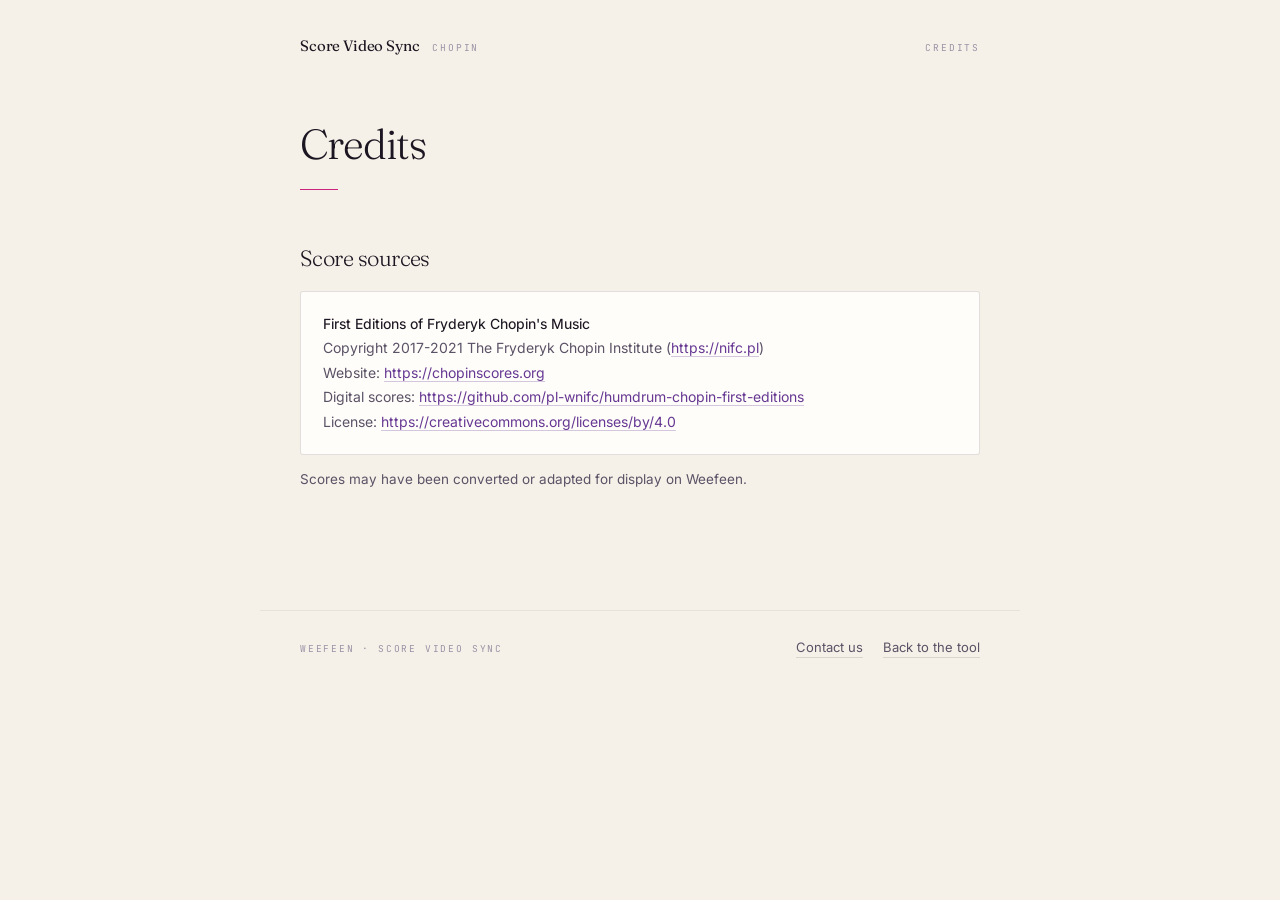
<file: app/static/svs/Credits.html>
<!DOCTYPE html>
<html lang="en">
<head>
<meta charset="utf-8"/>
<!-- The browser-tab icon. There was none declared at all, so every tab
     showed a blank sheet while the rest of weefeen showed the mark.
     Absolute paths, not relative: these same lines serve /app/ pages and
     the /confirm/ page, which sits at a different depth. SVG first for
     browsers that take it (it stays sharp at any size), PNG after for
     those that do not. -->
<link rel="icon" href="/app/assets/logo/CIRCLE/WHITE_PURPLE.svg" type="image/svg+xml">
<link rel="icon" href="/app/assets/icon/icon-32.png" sizes="32x32" type="image/png">
<link rel="apple-touch-icon" href="/app/assets/icon/icon-180.png">

<meta name="viewport" content="width=device-width,initial-scale=1"/>
<title>Credits — Score Video Sync</title>
<link rel="preconnect" href="https://fonts.googleapis.com"/><link rel="preconnect" href="https://fonts.gstatic.com" crossorigin=""/>
<link href="https://fonts.googleapis.com/css2?family=Fraunces:ital,opsz,wght@0,9..144,300;0,9..144,400;1,9..144,400&family=Inter:wght@400;450;500&family=JetBrains+Mono:wght@400;500&display=swap" rel="stylesheet"/>
<style>
:root{--paper:#f6f1e8;--ink:#1c1622;--soft:#5a5266;--faint:#9a92a6;--hair:rgba(28,22,34,.13);--hair-2:rgba(28,22,34,.07);--b2:#552D7B;--b3:#663893;--mag:#cc237e;--surface:#fffdf9}
*,*::before,*::after{box-sizing:border-box}
body{margin:0;background:var(--paper);color:var(--ink);font-family:Inter,sans-serif;font-size:15px;line-height:1.55;-webkit-font-smoothing:antialiased}
a{color:var(--b3);text-decoration:none;border-bottom:1px solid rgba(102,56,147,.28)}a:hover{color:var(--mag);border-bottom-color:rgba(204,35,126,.4)}
h1,h2{font-family:Fraunces,serif;font-weight:300;letter-spacing:-.025em;margin:0;line-height:1.1}
.lab{font-family:"JetBrains Mono",monospace;font-size:9.5px;letter-spacing:.19em;text-transform:uppercase;color:var(--faint)}
.top{max-width:760px;margin:0 auto;padding:34px 40px 0;display:flex;align-items:baseline;justify-content:space-between;gap:24px}
.wordmark{font-family:Fraunces,serif;font-weight:400;font-size:15px;letter-spacing:-.01em}
.wordmark span{color:var(--faint);font-family:"JetBrains Mono",monospace;font-size:9.5px;letter-spacing:.19em;text-transform:uppercase;margin-left:10px}
main{max-width:760px;margin:0 auto;padding:64px 40px 120px}
h1{font-size:clamp(30px,4vw,42px)}
.mag-rule{width:38px;height:1px;background:var(--mag);border:0;margin:22px 0}
h2{font-size:22px;margin-top:56px}
.srcblock{margin:20px 0 0;padding:20px 22px;background:var(--surface);border:1px solid var(--hair);border-radius:3px;font-size:14px;line-height:1.75;color:var(--soft)}
.srcblock b{display:block;font-weight:450;color:var(--ink)}
.modnote{margin:14px 0 0;font-size:13.5px;color:var(--soft)}
.foot{max-width:760px;margin:0 auto;padding:26px 40px 46px;border-top:1px solid var(--hair-2);display:flex;align-items:baseline;justify-content:space-between;gap:20px;flex-wrap:wrap}
.footlinks{display:flex;gap:20px;font-size:13px}
.footlinks a{color:var(--soft);border-bottom-color:var(--hair)}
</style>
</head>
<body>
<header class="top">
  <a class="wordmark" href="Score Video Sync - Minimal.html" style="border:0;color:var(--ink)">Score Video Sync <span>Chopin</span></a>
  <span class="lab">Credits</span>
</header>
<main>
  <h1>Credits</h1>
  <hr class="mag-rule"/>
  <h2>Score sources</h2>
  <div class="srcblock">
    <b>First Editions of Fryderyk Chopin's Music</b>
    Copyright 2017-2021 The Fryderyk Chopin Institute (<a href="https://nifc.pl">https://nifc.pl</a>)<br/>
    Website: <a href="https://chopinscores.org">https://chopinscores.org</a><br/>
    Digital scores: <a href="https://github.com/pl-wnifc/humdrum-chopin-first-editions">https://github.com/pl-wnifc/humdrum-chopin-first-editions</a><br/>
    License: <a href="https://creativecommons.org/licenses/by/4.0">https://creativecommons.org/licenses/by/4.0</a>
  </div>
  <p class="modnote">Scores may have been converted or adapted for display on Weefeen.</p>
</main>
<footer class="foot">
  <span class="lab">Weefeen · Score Video Sync</span>
  <span class="footlinks">
    <a href="mailto:support@weefeen.com">Contact us</a>
    <a href="Score Video Sync - Minimal.html">Back to the tool</a>
  </span>
</footer>
</body>
</html>
</file>
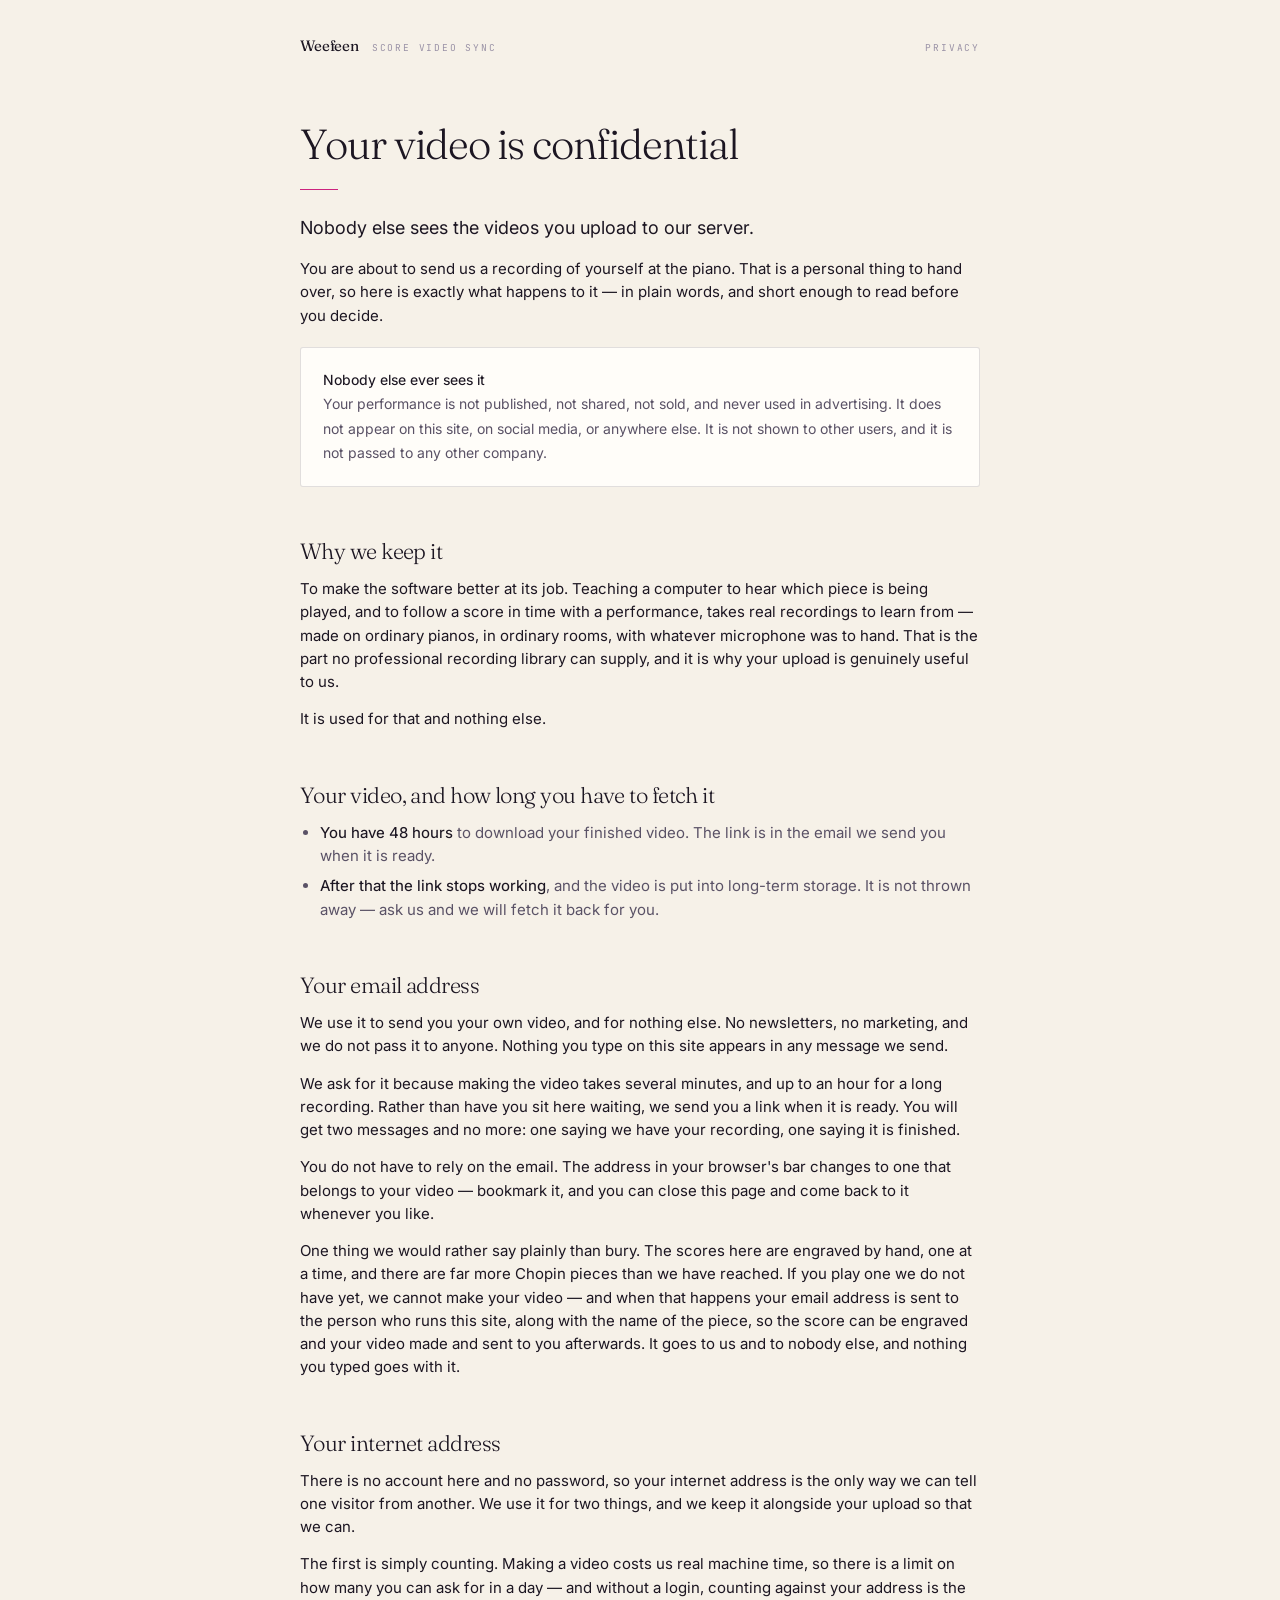
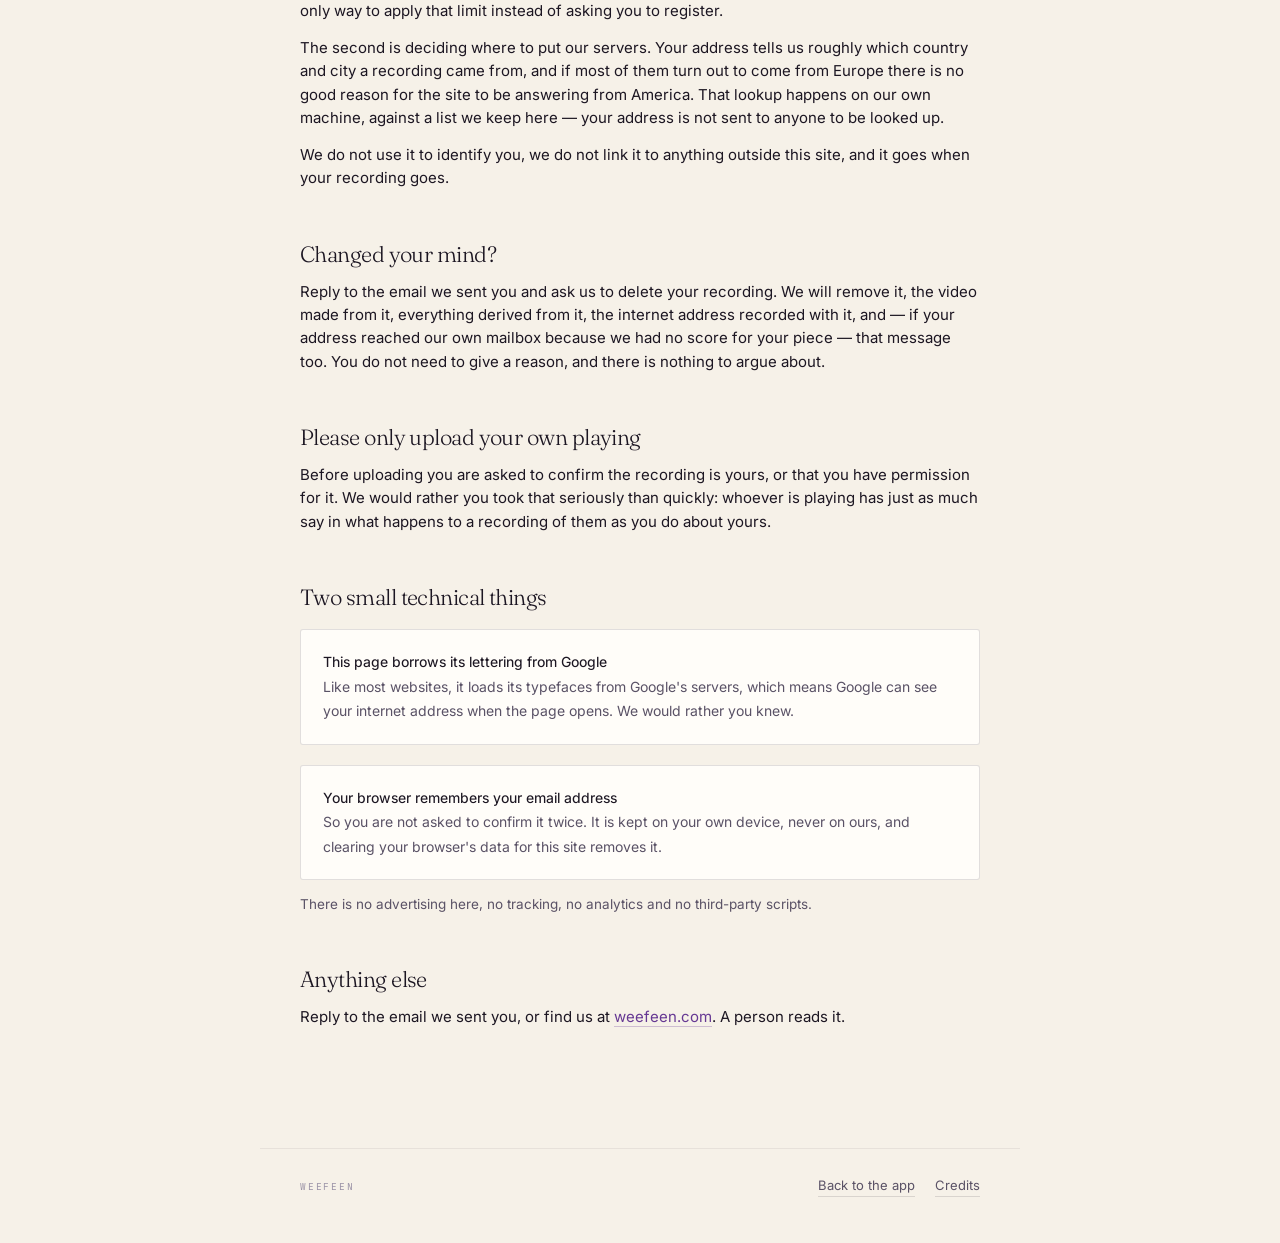
<file: app/static/svs/Privacy.html>
<!DOCTYPE html>
<html lang="en">
<head>
<meta charset="utf-8"/>
<!-- The browser-tab icon. There was none declared at all, so every tab
     showed a blank sheet while the rest of weefeen showed the mark.
     Absolute paths, not relative: these same lines serve /app/ pages and
     the /confirm/ page, which sits at a different depth. SVG first for
     browsers that take it (it stays sharp at any size), PNG after for
     those that do not. -->
<link rel="icon" href="/app/assets/logo/CIRCLE/WHITE_PURPLE.svg" type="image/svg+xml">
<link rel="icon" href="/app/assets/icon/icon-32.png" sizes="32x32" type="image/png">
<link rel="apple-touch-icon" href="/app/assets/icon/icon-180.png">

<meta name="viewport" content="width=device-width,initial-scale=1"/>
<title>Your video is confidential — Score Video Sync</title>
<link rel="preconnect" href="https://fonts.googleapis.com"/><link rel="preconnect" href="https://fonts.gstatic.com" crossorigin=""/>
<link href="https://fonts.googleapis.com/css2?family=Fraunces:ital,opsz,wght@0,9..144,300;0,9..144,400;1,9..144,400&family=Inter:wght@400;450;500&family=JetBrains+Mono:wght@400;500&display=swap" rel="stylesheet"/>
<style>
:root{--paper:#f6f1e8;--ink:#1c1622;--soft:#5a5266;--faint:#9a92a6;--hair:rgba(28,22,34,.13);--hair-2:rgba(28,22,34,.07);--b2:#552D7B;--b3:#663893;--mag:#cc237e;--surface:#fffdf9}
*,*::before,*::after{box-sizing:border-box}
body{margin:0;background:var(--paper);color:var(--ink);font-family:Inter,sans-serif;font-size:15px;line-height:1.55;-webkit-font-smoothing:antialiased}
a{color:var(--b3);text-decoration:none;border-bottom:1px solid rgba(102,56,147,.28)}a:hover{color:var(--mag);border-bottom-color:rgba(204,35,126,.4)}
h1,h2{font-family:Fraunces,serif;font-weight:300;letter-spacing:-.025em;margin:0;line-height:1.1}
.lab{font-family:"JetBrains Mono",monospace;font-size:9.5px;letter-spacing:.19em;text-transform:uppercase;color:var(--faint)}
.top{max-width:760px;margin:0 auto;padding:34px 40px 0;display:flex;align-items:baseline;justify-content:space-between;gap:24px}
.wordmark{font-family:Fraunces,serif;font-weight:400;font-size:15px;letter-spacing:-.01em}
.wordmark span{color:var(--faint);font-family:"JetBrains Mono",monospace;font-size:9.5px;letter-spacing:.19em;text-transform:uppercase;margin-left:10px}
main{max-width:760px;margin:0 auto;padding:64px 40px 120px}
h1{font-size:clamp(30px,4vw,42px)}
.mag-rule{width:38px;height:1px;background:var(--mag);border:0;margin:22px 0}
h2{font-size:22px;margin-top:52px}
p{margin:14px 0 0}
.lede{font-size:18px;line-height:1.6;color:var(--ink);margin-top:24px}
.srcblock{margin:20px 0 0;padding:20px 22px;background:var(--surface);border:1px solid var(--hair);border-radius:3px;font-size:14px;line-height:1.75;color:var(--soft)}
.srcblock b{display:block;font-weight:450;color:var(--ink)}
.modnote{margin:14px 0 0;font-size:13.5px;color:var(--soft)}
ul{margin:14px 0 0;padding-left:20px;color:var(--soft)}
li{margin:7px 0}
li b{color:var(--ink);font-weight:450}
.foot{max-width:760px;margin:0 auto;padding:26px 40px 46px;border-top:1px solid var(--hair-2);display:flex;align-items:baseline;justify-content:space-between;gap:20px;flex-wrap:wrap}
.footlinks{display:flex;gap:20px;font-size:13px}
.footlinks a{color:var(--soft);border-bottom-color:var(--hair)}
@media (max-width:600px){.top{padding:22px 18px 0}main{padding:40px 18px 80px}.foot{padding:22px 18px 40px}}
</style>
</head>
<body>

<div class="top">
  <div class="wordmark">Weefeen <span>Score Video Sync</span></div>
  <div class="lab">Privacy</div>
</div>

<main>
  <h1>Your video is confidential</h1>
  <hr class="mag-rule"/>

  <p class="lede">Nobody else sees the videos you upload to our server.</p>

  <p>You are about to send us a recording of yourself at the piano. That is
  a personal thing to hand over, so here is exactly what happens to it — in
  plain words, and short enough to read before you decide.</p>

  <div class="srcblock">
    <b>Nobody else ever sees it</b>
    Your performance is not published, not shared, not sold, and never used
    in advertising. It does not appear on this site, on social media, or
    anywhere else. It is not shown to other users, and it is not passed to
    any other company.
  </div>

  <h2>Why we keep it</h2>
  <p>To make the software better at its job. Teaching a computer to hear
  which piece is being played, and to follow a score in time with a
  performance, takes real recordings to learn from — made on ordinary
  pianos, in ordinary rooms, with whatever microphone was to hand. That is
  the part no professional recording library can supply, and it is why your
  upload is genuinely useful to us.</p>
  <p>It is used for that and nothing else.</p>

  <h2>Your video, and how long you have to fetch it</h2>
  <ul>
    <li><b>You have 48 hours</b> to download your finished video. The link
    is in the email we send you when it is ready.</li>
    <li><b>After that the link stops working</b>, and the video is put into
    long-term storage. It is not thrown away — ask us and we will fetch it
    back for you.</li>
  </ul>

  <h2>Your email address</h2>
  <p>We use it to send you your own video, and for nothing else. No
  newsletters, no marketing, and we do not pass it to anyone. Nothing you
  type on this site appears in any message we send.</p>
  <p>We ask for it because making the video takes several minutes, and up to
  an hour for a long recording. Rather than have you sit here waiting, we
  send you a link when it is ready. You will get two messages and no more:
  one saying we have your recording, one saying it is finished.</p>
  <p>You do not have to rely on the email. The address in your browser's bar
  changes to one that belongs to your video — bookmark it, and you can close
  this page and come back to it whenever you like.</p>
  <p>One thing we would rather say plainly than bury. The scores here are
  engraved by hand, one at a time, and there are far more Chopin pieces than
  we have reached. If you play one we do not have yet, we cannot make your
  video — and when that happens your email address is sent to the person who
  runs this site, along with the name of the piece, so the score can be
  engraved and your video made and sent to you afterwards. It goes to us and
  to nobody else, and nothing you typed goes with it.</p>

  <h2>Your internet address</h2>
  <p>There is no account here and no password, so your internet address is
  the only way we can tell one visitor from another. We use it for two
  things, and we keep it alongside your upload so that we can.</p>
  <p>The first is simply counting. Making a video costs us real machine time,
  so there is a limit on how many you can ask for in a day — and without a
  login, counting against your address is the only way to apply that limit
  instead of asking you to register.</p>
  <p>The second is deciding where to put our servers. Your address tells us
  roughly which country and city a recording came from, and if most of them
  turn out to come from Europe there is no good reason for the site to be
  answering from America. That lookup happens on our own machine, against a
  list we keep here — your address is not sent to anyone to be looked up.</p>
  <p>We do not use it to identify you, we do not link it to anything outside
  this site, and it goes when your recording goes.</p>

  <h2>Changed your mind?</h2>
  <p>Reply to the email we sent you and ask us to delete your recording. We
  will remove it, the video made from it, everything derived from it, the
  internet address recorded with it, and — if your address reached our own
  mailbox because we had no score for your piece — that message too.
  You do not need to give a reason, and there is nothing to argue about.</p>

  <h2>Please only upload your own playing</h2>
  <p>Before uploading you are asked to confirm the recording is yours, or
  that you have permission for it. We would rather you took that seriously
  than quickly: whoever is playing has just as much say in what happens to
  a recording of them as you do about yours.</p>

  <h2>Two small technical things</h2>
  <div class="srcblock">
    <b>This page borrows its lettering from Google</b>
    Like most websites, it loads its typefaces from Google's servers, which
    means Google can see your internet address when the page opens. We would
    rather you knew.
  </div>
  <div class="srcblock">
    <b>Your browser remembers your email address</b>
    So you are not asked to confirm it twice. It is kept on your own device,
    never on ours, and clearing your browser's data for this site removes it.
  </div>
  <p class="modnote">There is no advertising here, no tracking, no analytics
  and no third-party scripts.</p>

  <h2>Anything else</h2>
  <p>Reply to the email we sent you, or find us at
  <a href="https://www.weefeen.com/">weefeen.com</a>. A person reads it.</p>
</main>

<div class="foot">
  <span class="lab">Weefeen</span>
  <div class="footlinks">
    <a href="index.html">Back to the app</a>
    <a href="Credits.html">Credits</a>
  </div>
</div>

</body>
</html>
</file>
